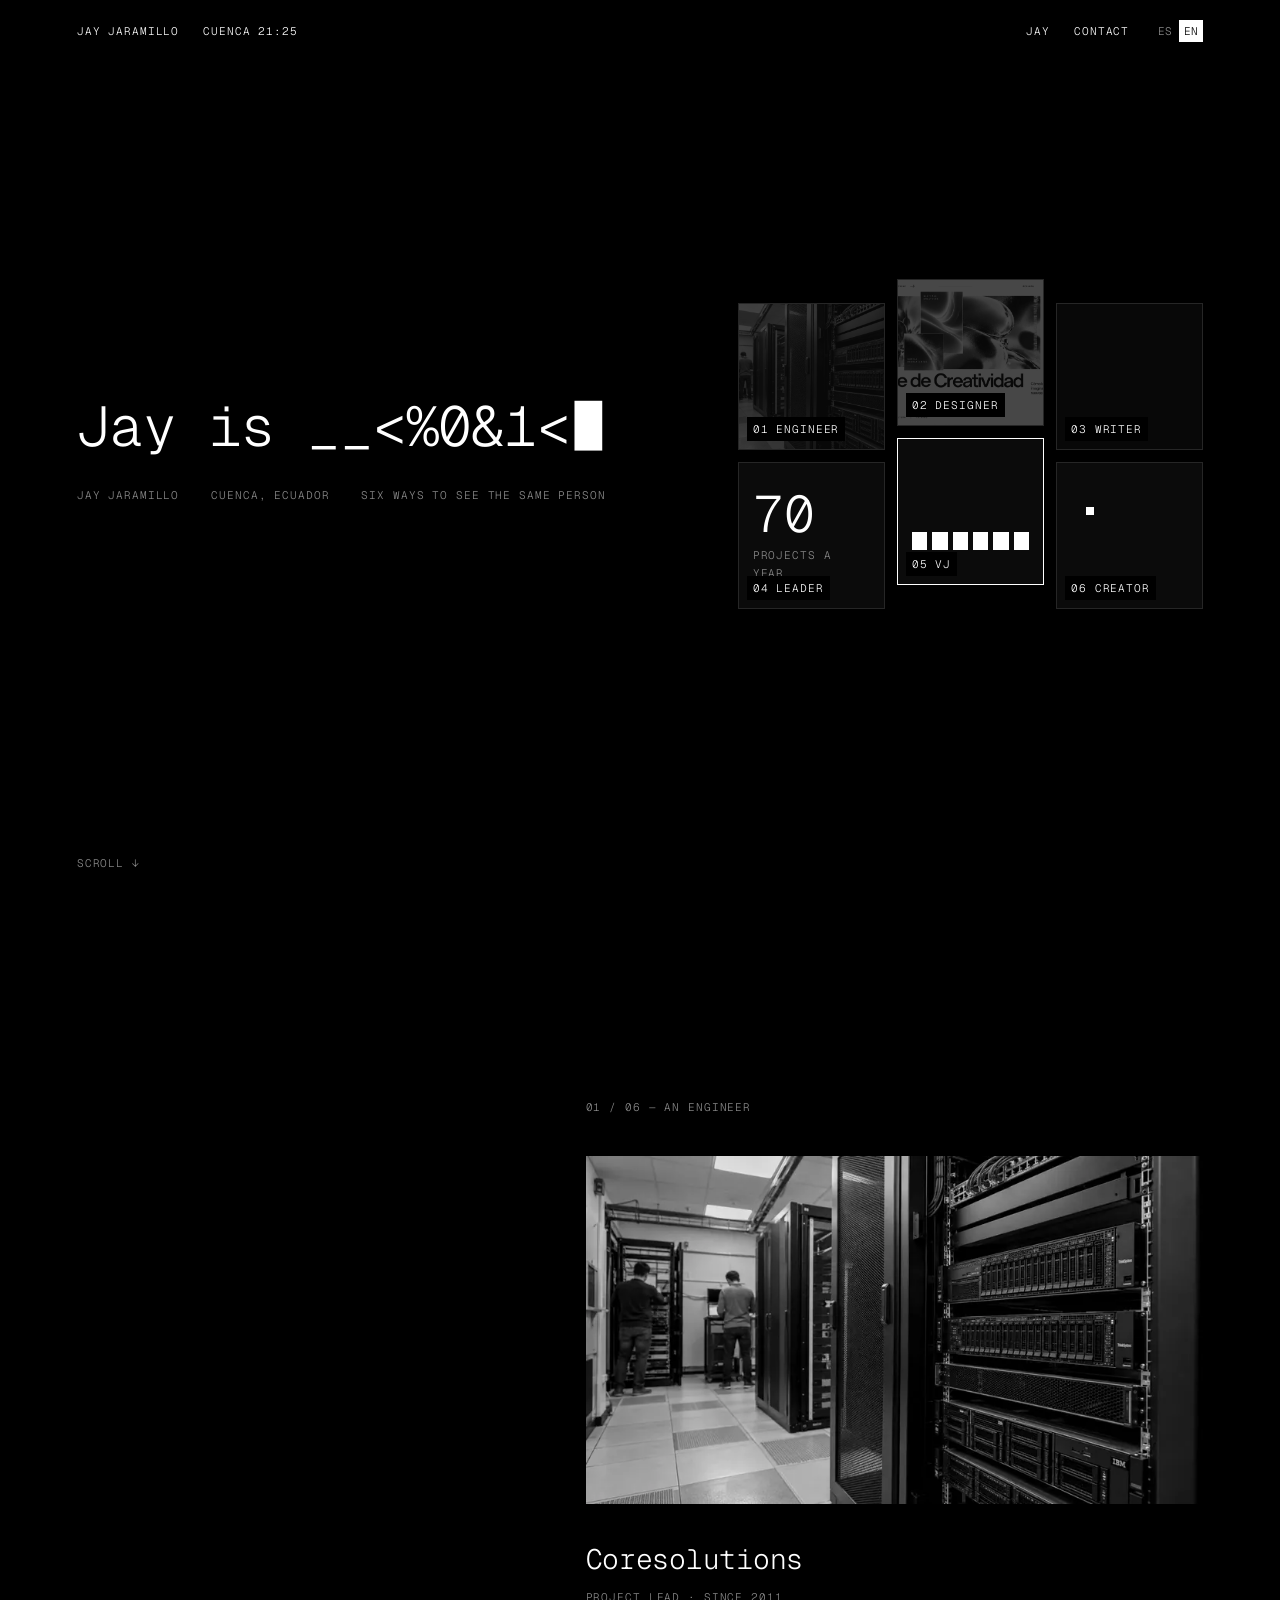
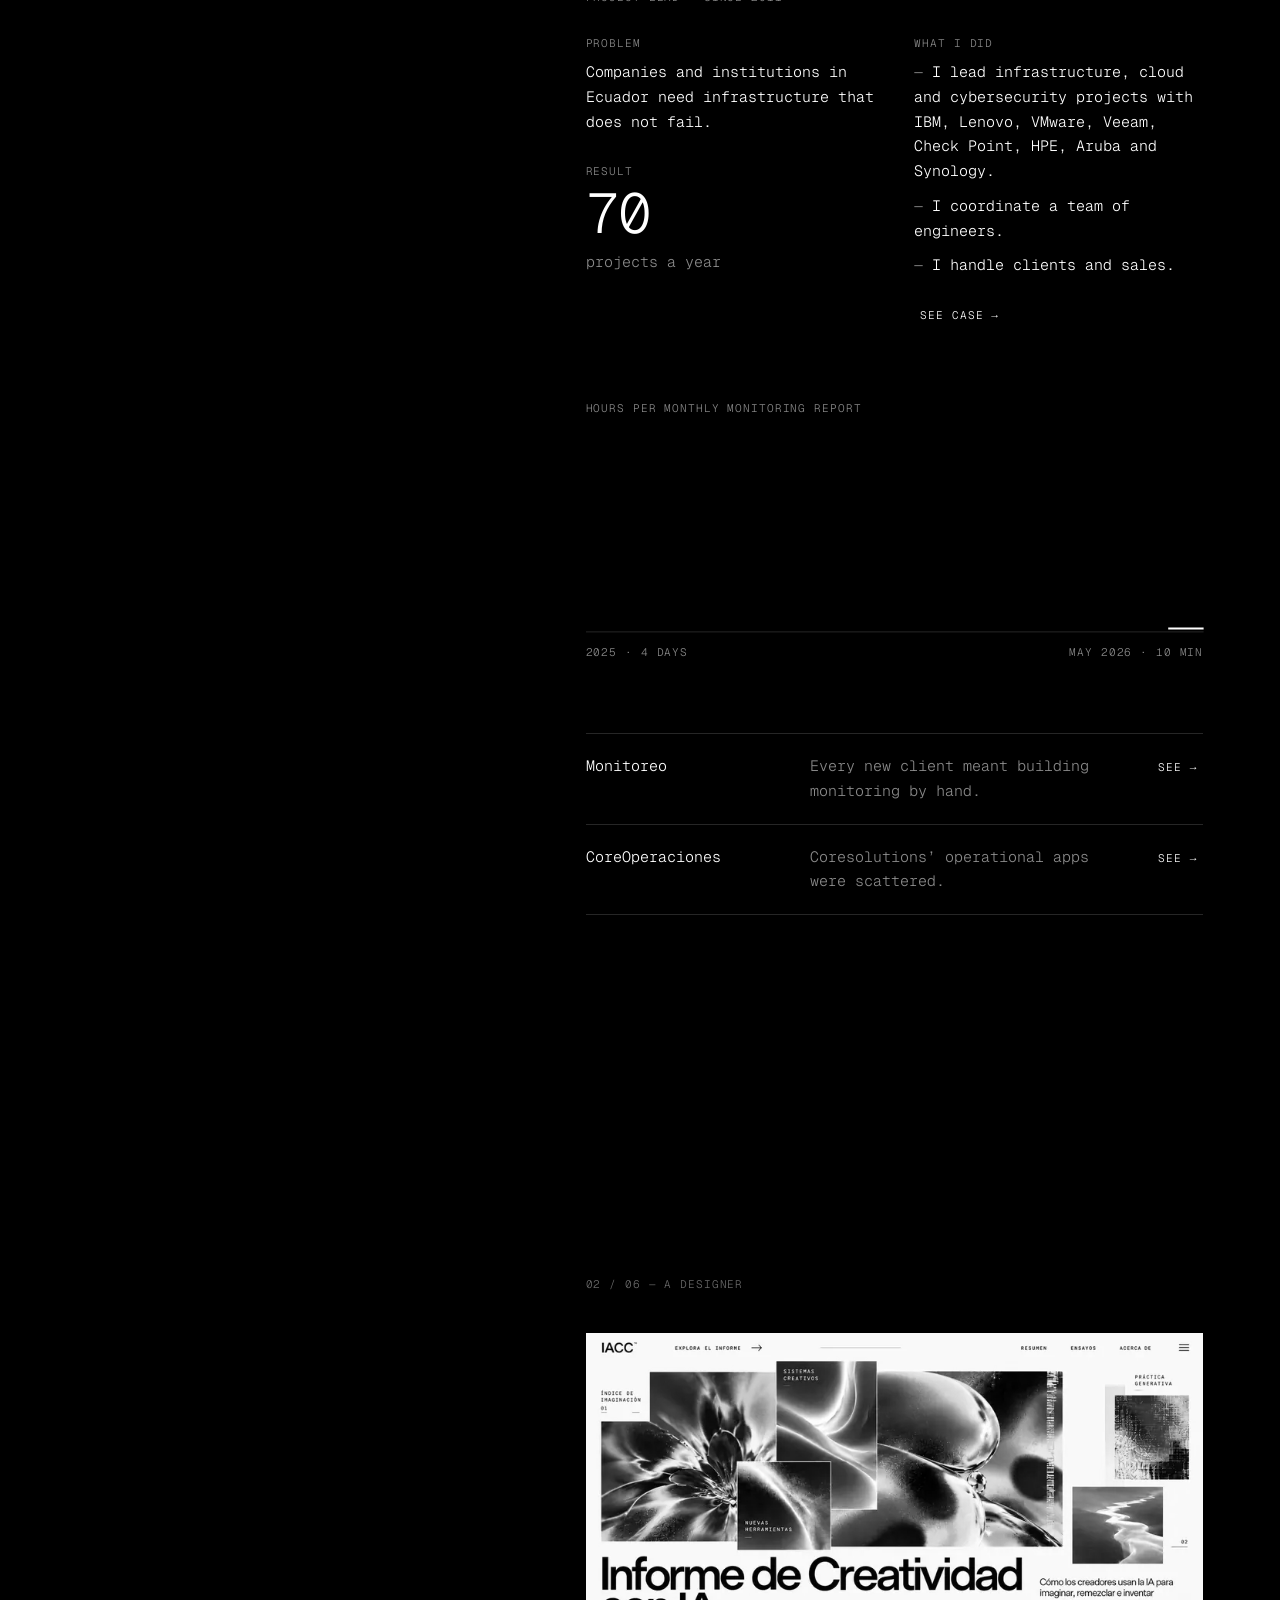
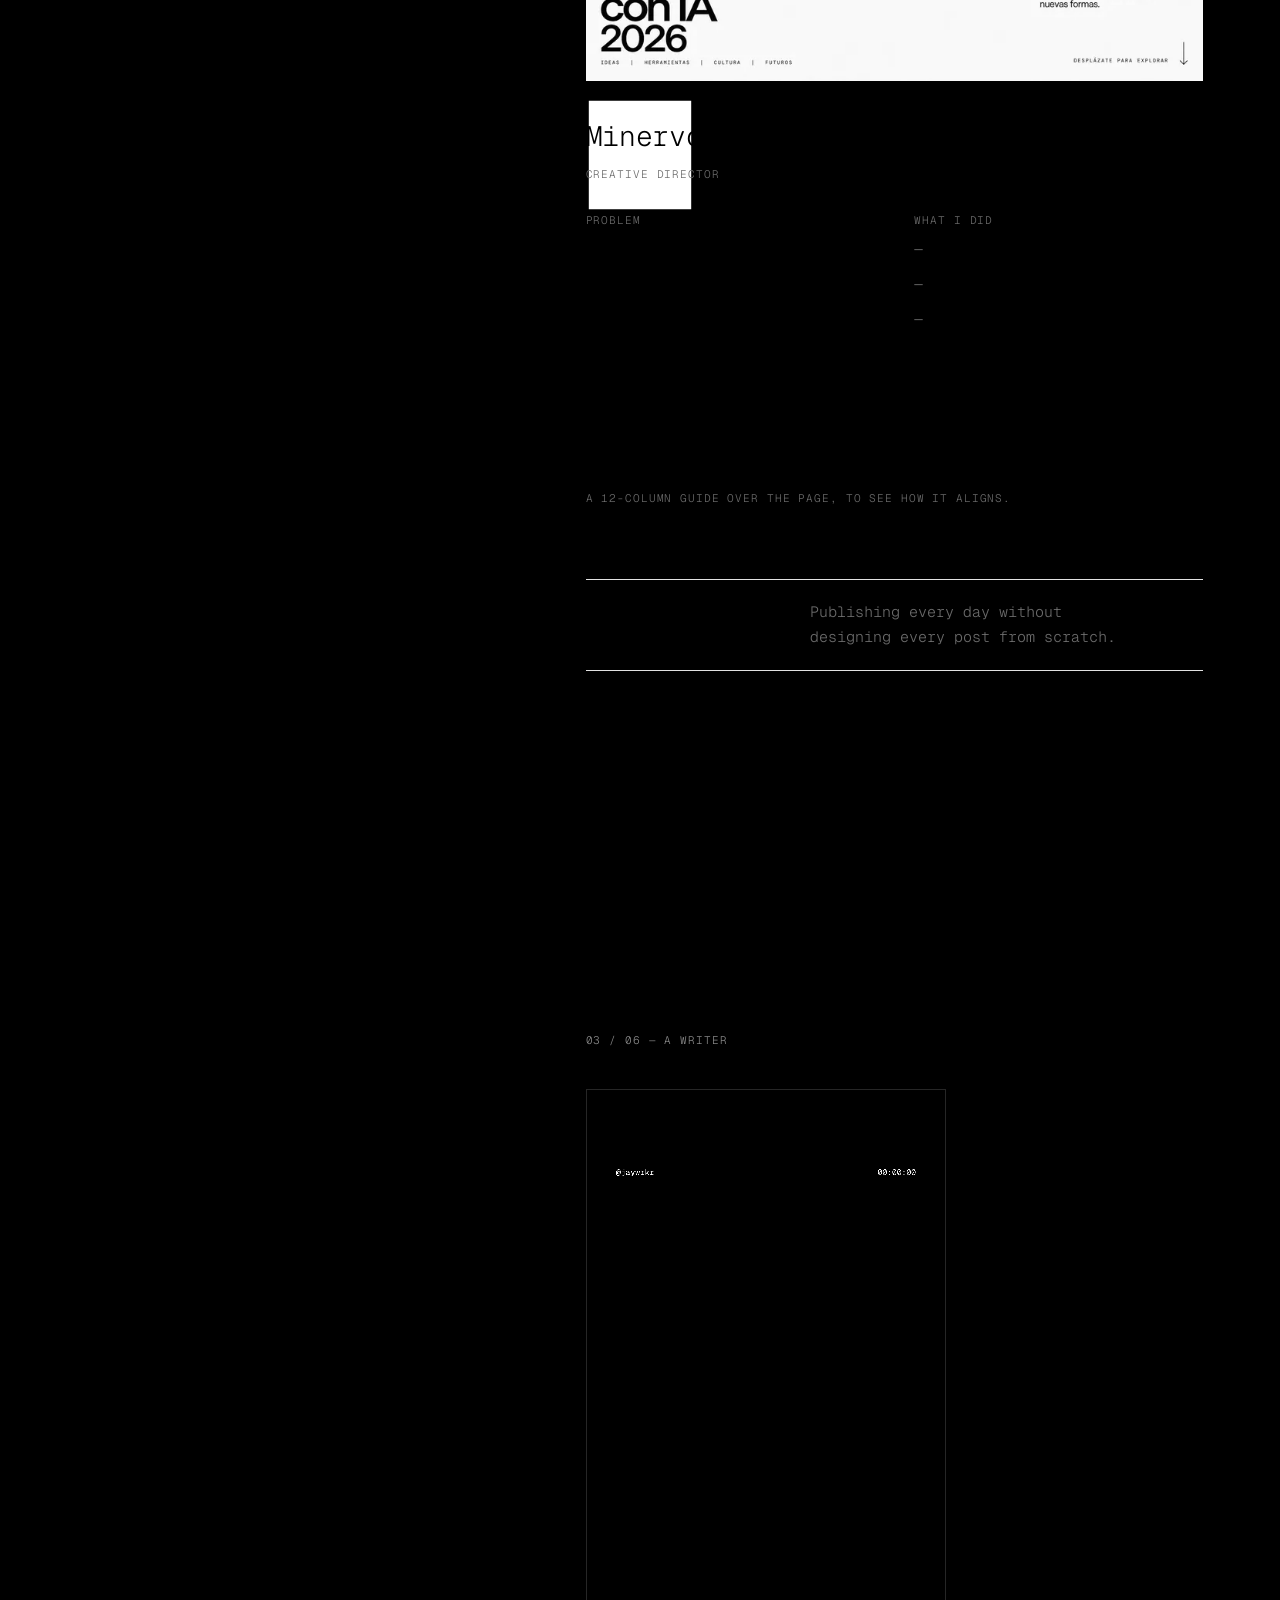
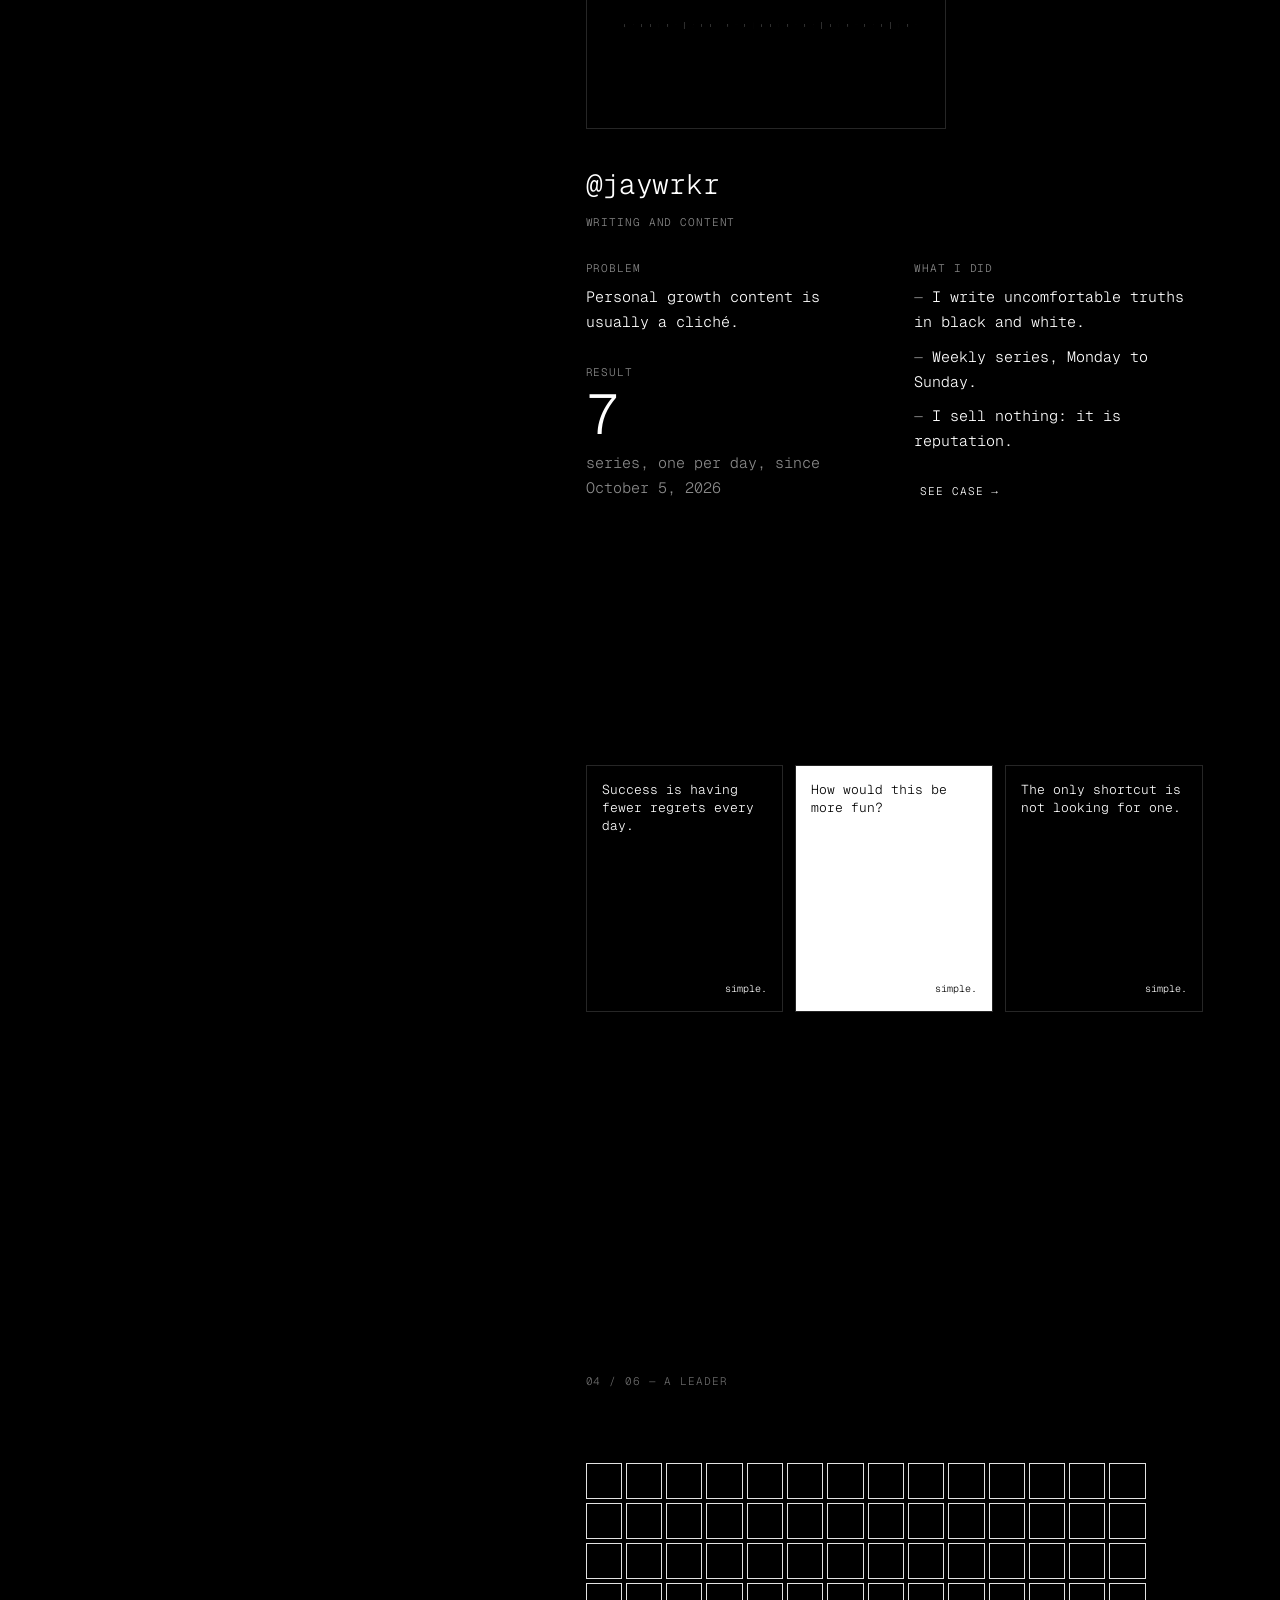
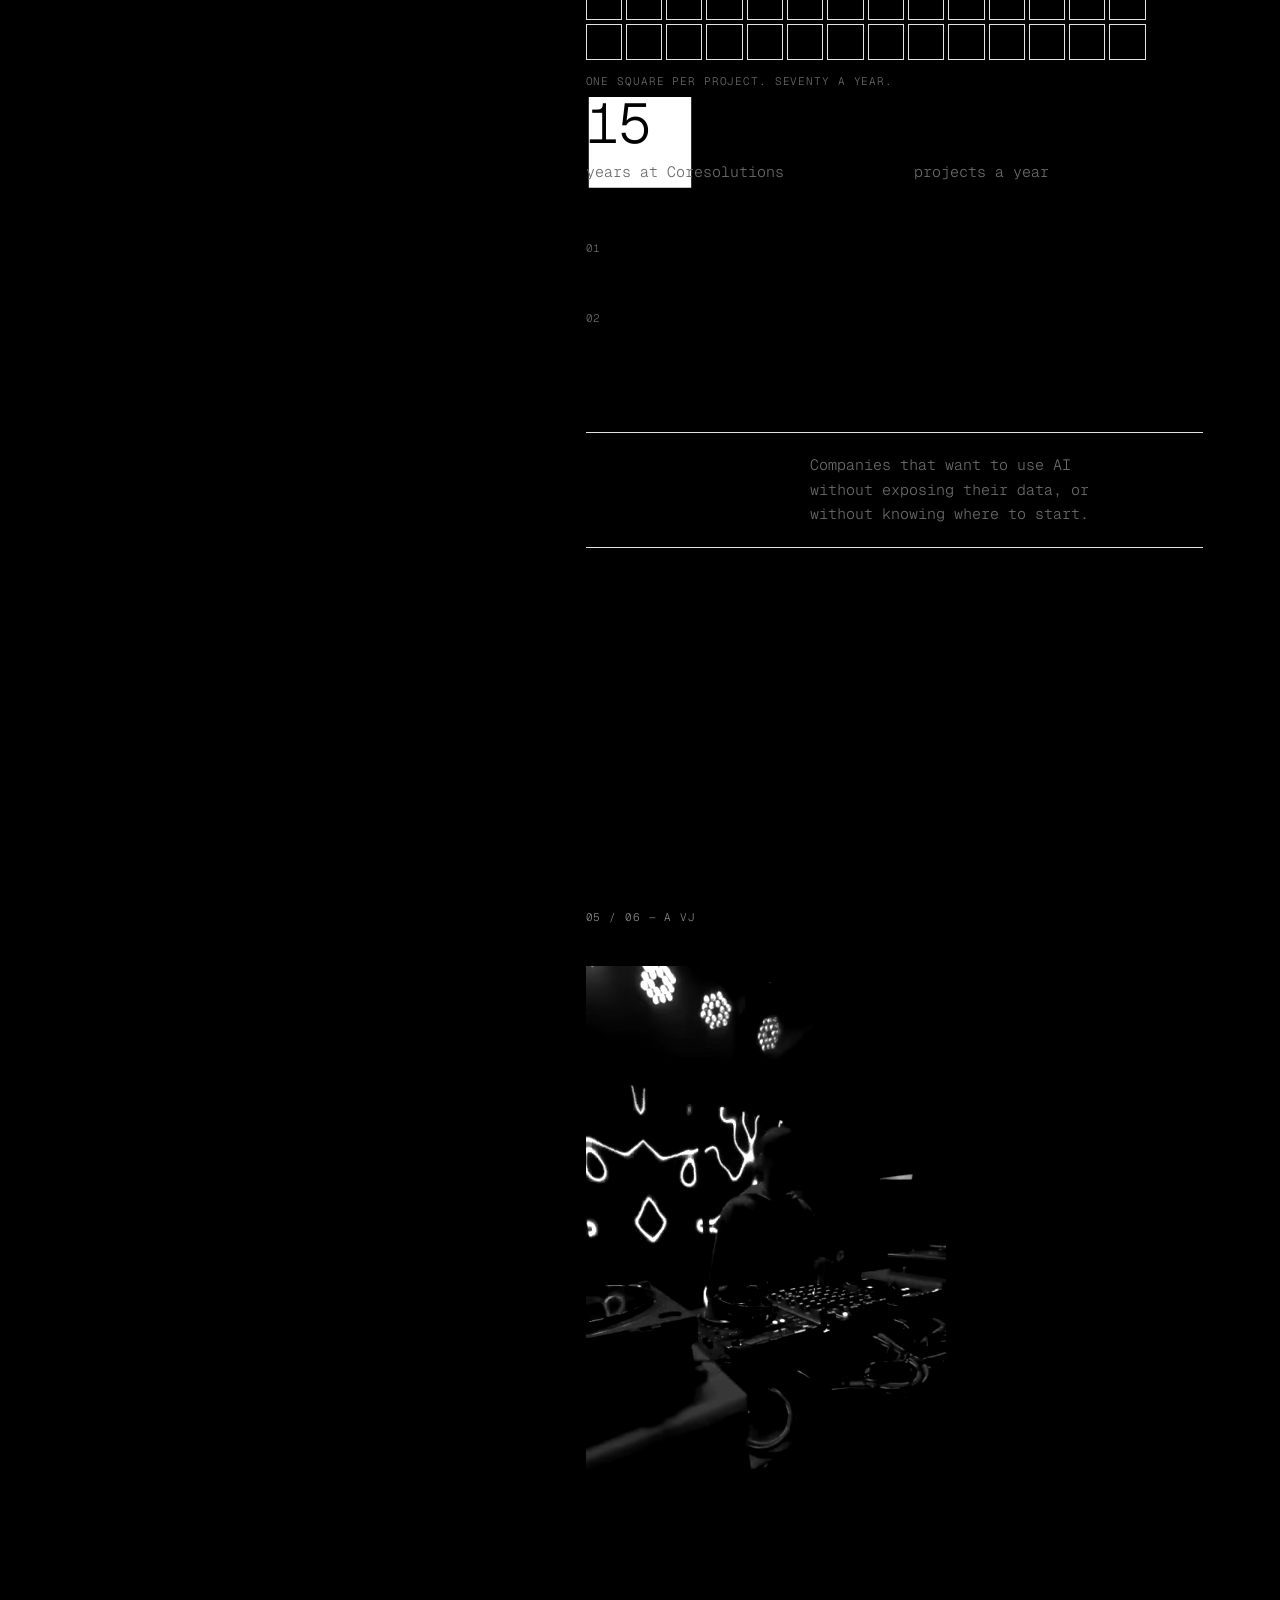
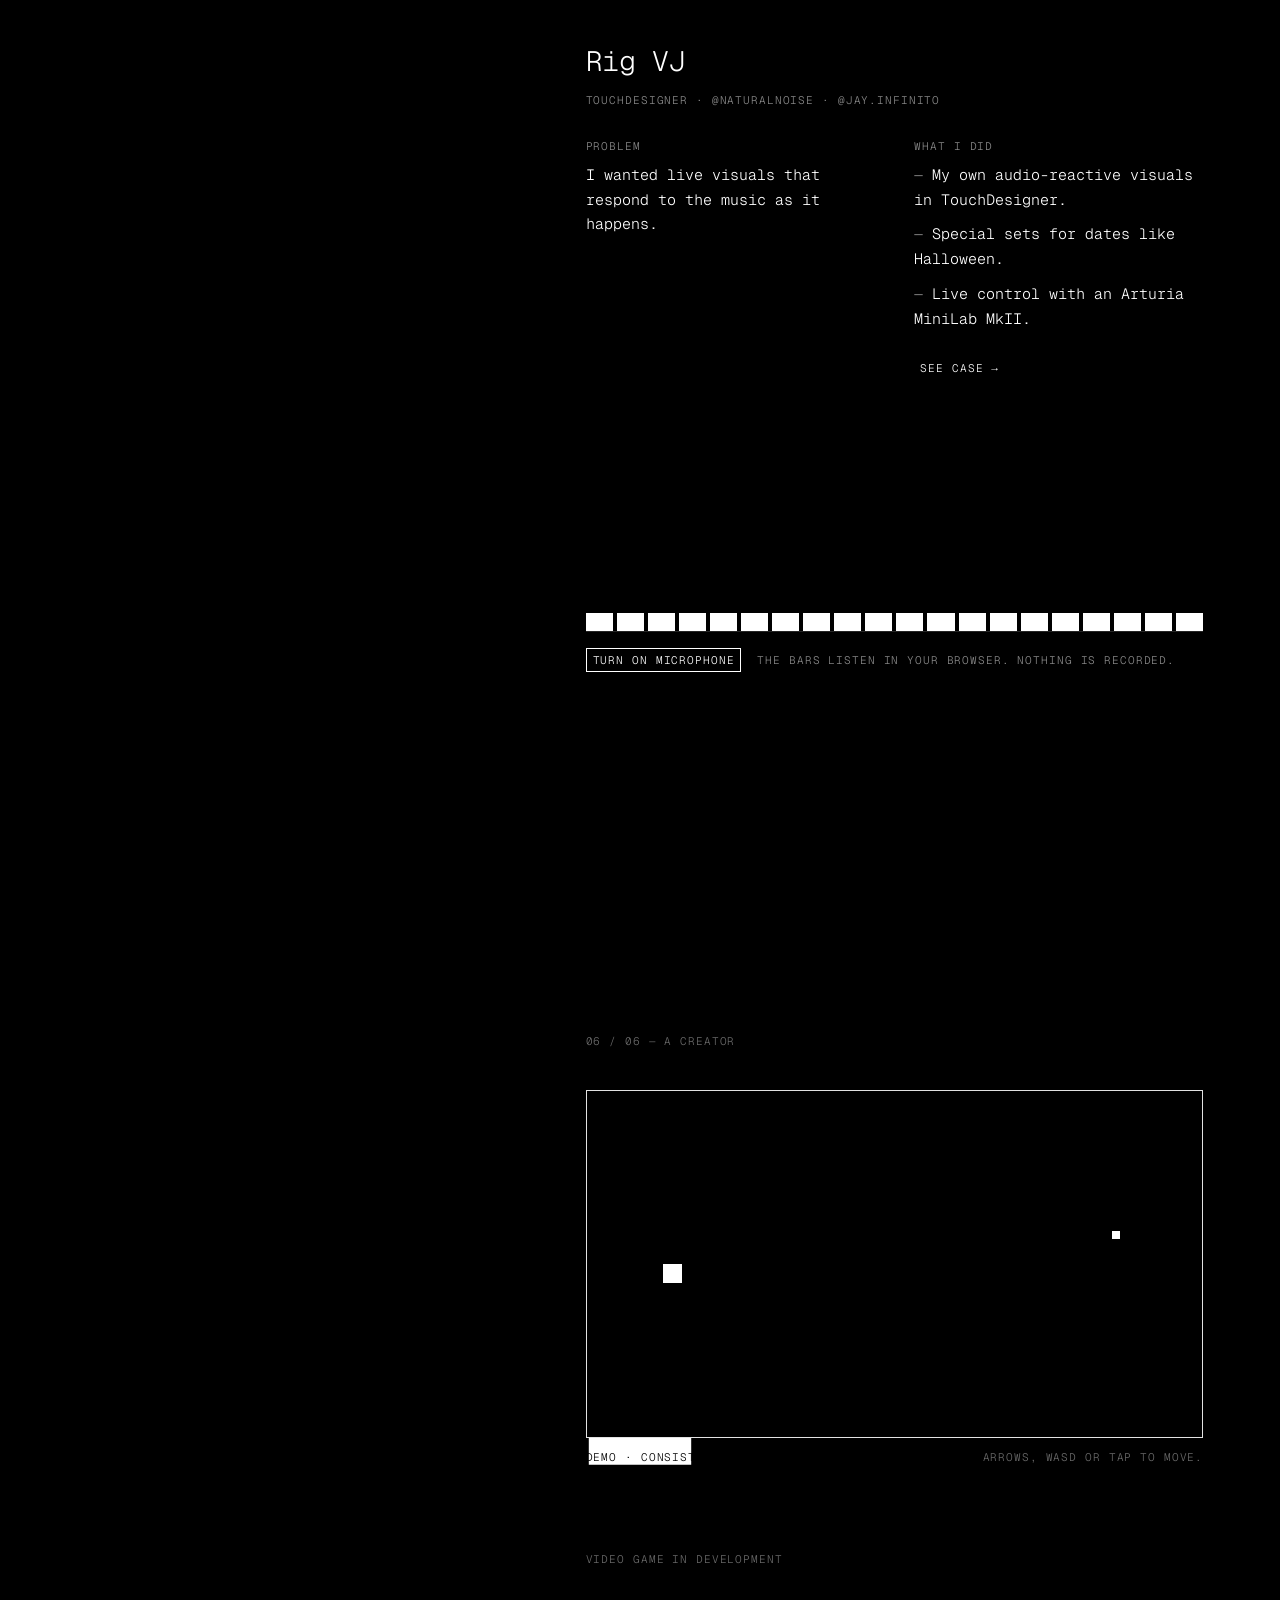
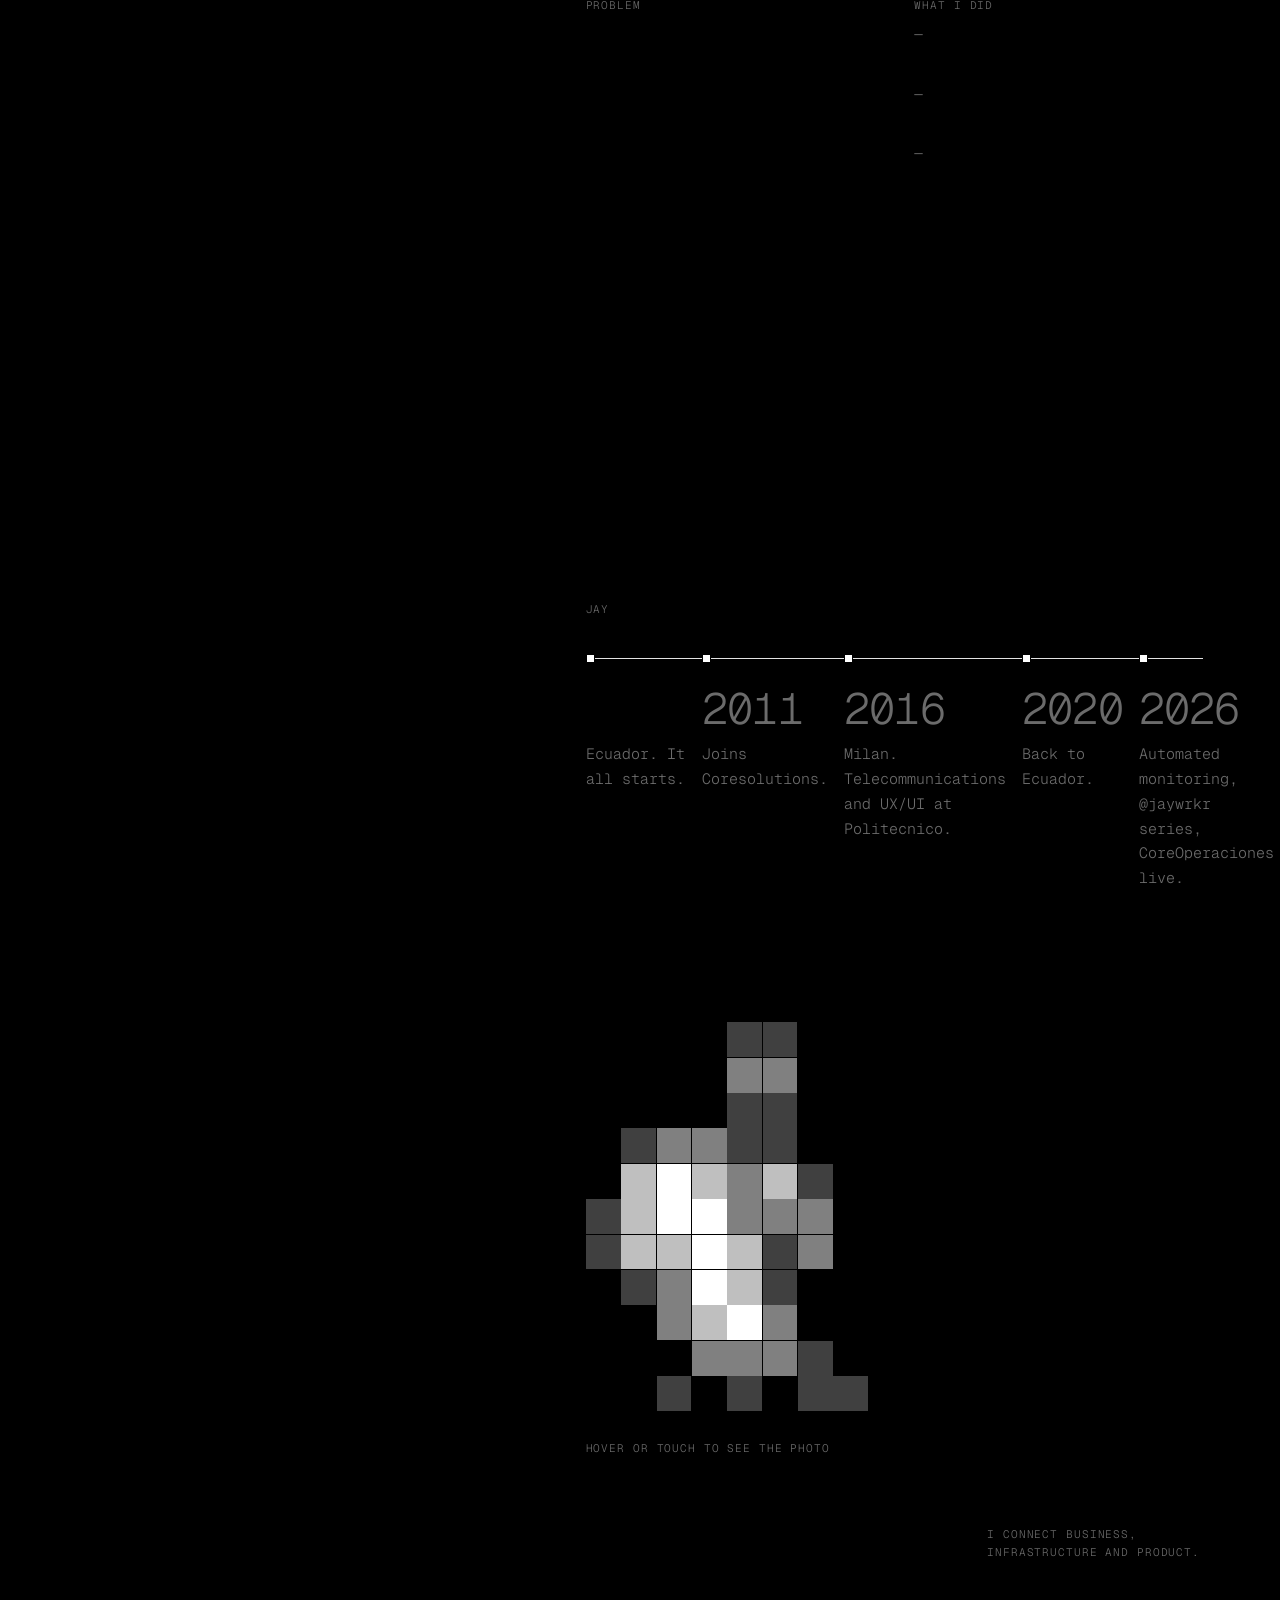
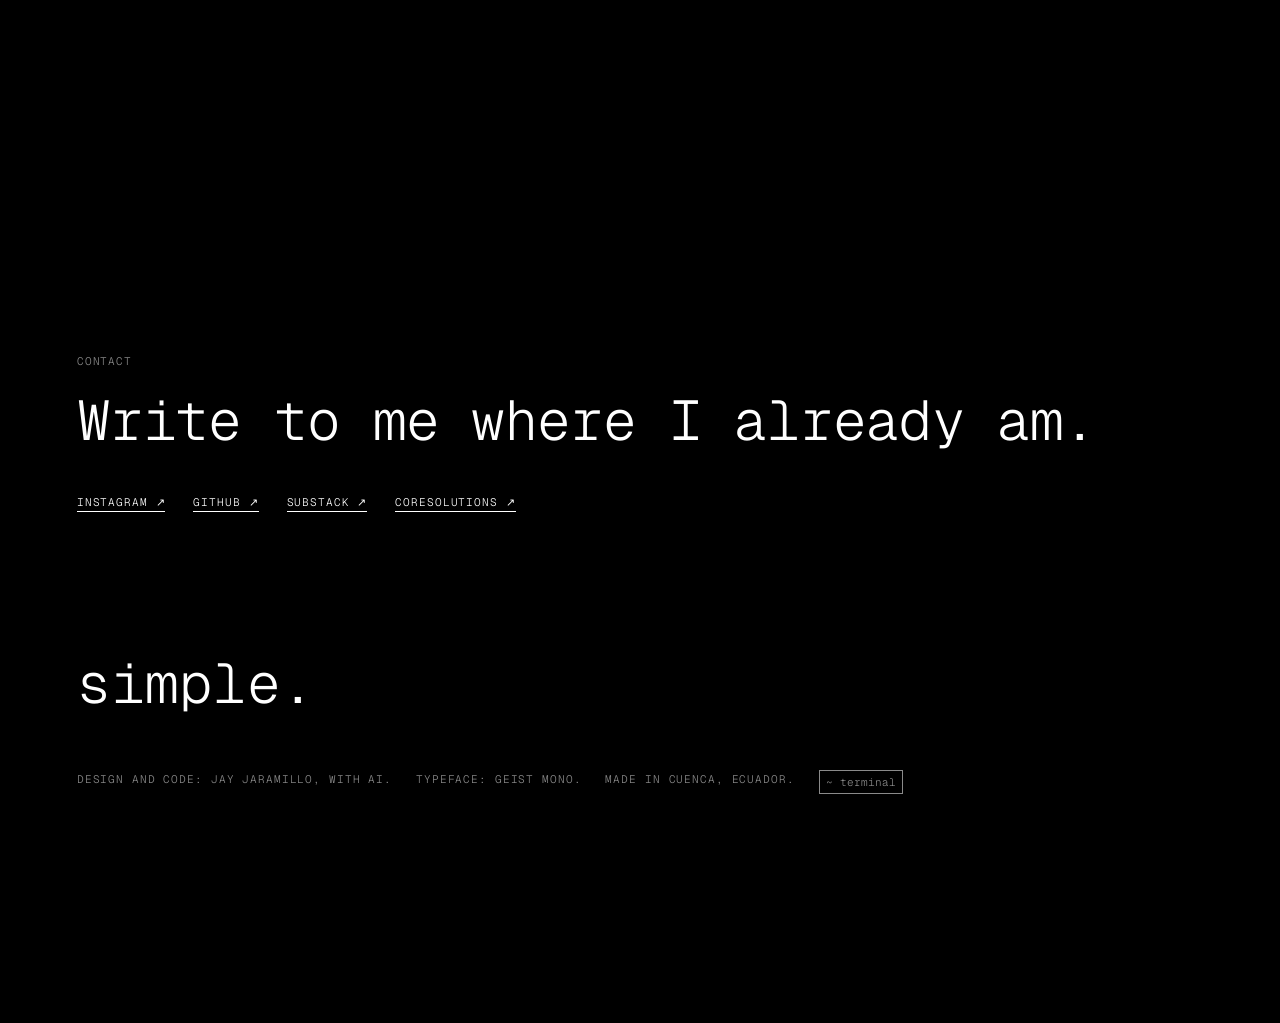
<file: index.html>
<!doctype html>
<html lang="es">
<head>
<meta charset="utf-8">
<meta name="viewport" content="width=device-width,initial-scale=1,viewport-fit=cover">
<title>Jay es ___ — Jay Jaramillo</title>
<meta name="description" content="Jay Jaramillo (jaywrkr). Ingeniero, diseñador, escritor, líder, VJ y creador. Cuenca, Ecuador.">
<meta name="theme-color" content="#000000">
<meta property="og:title" content="Jay es ___ — Jay Jaramillo">
<meta property="og:description" content="Ingeniero, diseñador, escritor, líder, VJ y creador. Cuenca, Ecuador.">
<meta property="og:type" content="website">
<meta property="og:image" content="og.png">
<meta property="og:image:width" content="1200">
<meta property="og:image:height" content="630">
<meta name="twitter:card" content="summary_large_image">
<link rel="apple-touch-icon" href="apple-touch-icon.png">
<link rel="icon" href="data:image/svg+xml,%3Csvg xmlns='http://www.w3.org/2000/svg' viewBox='0 0 16 16'%3E%3Crect width='16' height='16' fill='%23000'/%3E%3Crect x='5' y='5' width='6' height='6' fill='%23fff'/%3E%3C/svg%3E">
<link rel="preload" href="fonts/geist-mono-latin-300-normal.woff2" as="font" type="font/woff2" crossorigin>
<style>
@font-face{font-family:'Geist Mono';font-style:normal;font-weight:300;font-display:swap;src:url(fonts/geist-mono-latin-300-normal.woff2) format('woff2')}
@font-face{font-family:'Geist Mono';font-style:normal;font-weight:400;font-display:swap;src:url(fonts/geist-mono-latin-400-normal.woff2) format('woff2')}
:root{--bg:#000;--fg:#fff;--mute:#8a8a8a;--line:#262626;--pad:clamp(16px,6vw,112px);--rail:min(36vw,520px);--t:clamp(104px,11.5vw,188px)}
*{box-sizing:border-box;margin:0;padding:0}
html{-webkit-text-size-adjust:100%}
body{background:#000;color:#fff;font:300 15px/1.65 'Geist Mono',ui-monospace,SFMono-Regular,Menlo,monospace;overflow-x:hidden}
a{color:inherit;text-decoration:none;border-bottom:1px solid currentColor}
a:hover,a:focus-visible{background:var(--fg);color:var(--bg);border-bottom-color:transparent}
button{font:inherit;color:inherit;background:none;border:0;cursor:pointer}
:focus-visible{outline:1px solid currentColor;outline-offset:4px}
::selection{background:#fff;color:#000}
.small{font-size:11px;letter-spacing:.08em;text-transform:uppercase}
.mute{color:var(--mute)}
.sr{position:absolute;width:1px;height:1px;overflow:hidden;clip:rect(0 0 0 0);white-space:nowrap}
.skip{position:fixed;left:16px;top:-48px;z-index:100;background:#fff;color:#000;padding:8px 12px;border:0}
.skip:focus{top:16px}

/* barra y progreso */
.bar{position:fixed;left:0;right:0;top:0;z-index:50;display:flex;justify-content:space-between;align-items:center;gap:16px;padding:20px var(--pad);mix-blend-mode:difference;color:#fff;--fg:#fff;--bg:#000}
.bar a{border:0;padding:2px 0}
.bar a:hover{background:none;color:#fff;text-decoration:underline;text-underline-offset:4px}
.bar-l,.bar-r{display:flex;gap:24px;align-items:center}
#clock{font-variant-numeric:tabular-nums}
.lang{display:flex;gap:2px}
.lang button{padding:2px 5px;opacity:.55}
.lang button[aria-pressed=true]{opacity:1;background:#fff;color:#000}
.prog{position:fixed;left:0;top:0;height:2px;width:100%;background:#fff;transform-origin:left;transform:scaleX(0);z-index:60;mix-blend-mode:difference;pointer-events:none}


/* portada */
.hero{height:100svh;min-height:620px;display:flex;flex-direction:column;justify-content:center;padding:0 var(--pad);position:relative}
h1,.word{font-weight:300;font-size:clamp(34px,5.2vw,56px);line-height:1.12;letter-spacing:-.02em}
.hw{display:inline-block;min-width:4.5ch;border-bottom:1px solid #fff;white-space:nowrap;vertical-align:baseline;line-height:1}
.hw:empty::before{content:"\00a0"}
.hw.on{border-bottom-color:transparent}
.caret{display:inline-block;width:.5em;height:.9em;background:#fff;vertical-align:-.1em;margin-left:.08em;animation:blink 1s steps(1) infinite}
@keyframes blink{50%{opacity:0}}
.hero .sub{margin-top:28px;display:flex;gap:32px;flex-wrap:wrap}
.hero .down{position:absolute;left:var(--pad);bottom:28px}
.tiles{position:absolute;right:var(--pad);top:50%;margin-top:calc(var(--t)*-1);display:grid;grid-template-columns:repeat(3,var(--t));grid-auto-rows:var(--t);gap:12px}
.tile{position:relative;display:block;width:100%;height:100%;overflow:hidden;background:#0b0b0b;border:1px solid #262626;text-align:left;transition:opacity .3s steps(3)}
.tile:nth-child(2),.tile:nth-child(5){transform:translateY(-24px)}
.tile picture{display:block;width:100%;height:100%}
.tile img,.tile video{width:100%;height:100%;object-fit:cover;display:block;filter:grayscale(1)}
.tile .lab{position:absolute;left:8px;bottom:8px;background:#000;color:#fff;padding:3px 6px;z-index:2}
.tile>*{transition:opacity .3s steps(3)}
.tiles.hov .tile:not(.act)>*:not(.lab):not(.small):not(b){opacity:.25}
.tiles.hov .tile.act{border-color:#fff}
.tile.num{display:flex;flex-direction:column;justify-content:center;padding:14px}
.tile.num b{font-weight:300;font-size:clamp(34px,4vw,56px);line-height:1}
.tile.vj{display:flex;align-items:flex-end;gap:5px;padding:18px 14px 34px}
.tile.vj i{flex:1;background:#fff;height:20%;animation:bar 1.2s steps(6) infinite alternate}
.tile.vj i:nth-child(2){animation-delay:-.3s}.tile.vj i:nth-child(3){animation-delay:-.7s}.tile.vj i:nth-child(4){animation-delay:-.2s}.tile.vj i:nth-child(5){animation-delay:-.9s}.tile.vj i:nth-child(6){animation-delay:-.5s}
@keyframes bar{to{height:85%}}
.tile.dot::before{content:"";position:absolute;width:8px;height:8px;background:#fff;left:20%;top:30%;animation:walk 6s steps(24) infinite}
@keyframes walk{25%{left:70%;top:30%}50%{left:70%;top:60%}75%{left:20%;top:60%}}
.pix{position:fixed;left:0;top:0;width:10px;height:10px;background:#fff;mix-blend-mode:difference;pointer-events:none;z-index:66;opacity:0}
.pix.solid{mix-blend-mode:normal}
.pix.blink{animation:blink 1s steps(1) infinite}
.has-pix .caret{opacity:0;animation:none}
.fly{position:fixed;z-index:65;pointer-events:none;overflow:hidden;outline:1px solid #fff}
.fly img,.fly video{width:100%;height:100%;object-fit:cover;display:block}

/* el riel */
.rail{position:fixed;left:var(--pad);top:50%;transform:translateY(-50%);width:var(--rail);z-index:20;pointer-events:none;mix-blend-mode:difference;color:#fff;opacity:0;visibility:hidden}
.rail .n{display:block;margin-bottom:18px}
.rail .word{font-size:clamp(28px,3.4vw,48px)}
.rail .line{margin-top:20px;max-width:30ch;font-size:15px;opacity:.8;min-height:3.3em}
.rail .ticks{display:flex;gap:4px;margin-top:28px;pointer-events:auto}
.rail .ticks button{width:26px;height:18px;position:relative}
.rail .ticks button::after{content:"";position:absolute;left:4px;right:4px;top:8px;height:2px;background:#fff;opacity:.25}
.rail .ticks button:hover::after{opacity:.6}
.rail .ticks button.on::after{opacity:1}

/* capítulos */
.ch{position:relative;min-height:100vh;padding:22vh var(--pad) 18vh calc(var(--pad) + var(--rail) + 48px)}
.ch[data-theme=dark]{--bg:#000;--fg:#fff;--mute:#8a8a8a;--line:#262626;color:#fff}
.ch[data-theme=light]{--bg:#fff;--fg:#000;--mute:#6b6b6b;--line:#e2e2e2;color:#000}
.ch .bg{position:absolute;inset:0;z-index:0;background:var(--bg);clip-path:inset(46% 46% 46% 46%)}
.ch>*:not(.bg){position:relative;z-index:1}
.ch .tag{margin-bottom:40px}
.feat .ph{aspect-ratio:16/10}
.feat h2{font-weight:300;font-size:28px;margin:32px 0 6px;letter-spacing:-.01em}
.feat .role{margin-bottom:24px}
.cols{display:grid;grid-template-columns:1fr 1fr;gap:40px;margin-top:28px}
.cols p,.cols li{max-width:46ch}
.cols ul{list-style:none;display:grid;gap:10px}
.cols li::before{content:"— ";color:var(--mute)}
.big{font-size:56px;line-height:1;font-weight:300;letter-spacing:-.02em;margin:6px 0 8px;font-variant-numeric:tabular-nums}
.more{margin-top:72px;border-top:1px solid var(--line)}
.more button{display:grid;grid-template-columns:200px 1fr auto;gap:24px;width:100%;text-align:left;padding:20px 0;border-bottom:1px solid var(--line);align-items:baseline}
.more button:hover .go,.more button:focus-visible .go,.open.small:hover,.open.small:focus-visible{background:var(--fg);color:var(--bg)}
.go,.open.small{padding:2px 6px}
.posts{display:grid;grid-template-columns:repeat(3,1fr);gap:12px;margin-top:56px}
.post{aspect-ratio:4/5;background:#000;color:#fff;display:flex;flex-direction:column;justify-content:space-between;padding:16px;font-size:13px;line-height:1.4;outline:1px solid #262626;outline-offset:-1px}
.post:nth-child(even){background:#fff;color:#000}
.post .s{font-size:10px;align-self:flex-end}
.prin{display:grid;gap:22px;margin-top:56px}
.prin p{font-size:22px;line-height:1.35}
.prin span{display:block;margin-bottom:4px}

/* medios y marcadores */
.ph{position:relative;width:100%;border:1px solid var(--line);background-image:linear-gradient(90deg,var(--line) 1px,transparent 1px),linear-gradient(var(--line) 1px,transparent 1px);background-size:24px 24px;overflow:hidden}
.ph::after{content:"";position:absolute;top:0;bottom:0;left:0;width:30%;background:linear-gradient(90deg,transparent,rgba(128,128,128,.14),transparent);animation:scan 2.6s steps(26) infinite}
@keyframes scan{from{transform:translateX(-100%)}to{transform:translateX(340%)}}
.ph span{position:absolute;left:14px;bottom:12px;background:var(--bg);padding:6px 8px;max-width:calc(100% - 28px)}
.ph.v{aspect-ratio:16/9}
.ph.img{border:0;background:#111}.ph.img::after{display:none}
.ph img,.ph video{display:block;width:100%;height:100%;object-fit:cover}
.feat .ph.img:not(.vid){aspect-ratio:16/9}
.ph.col img{filter:grayscale(1);transition:filter .6s steps(6)}
.ph.col:hover img{filter:none}
.ph.col video{filter:grayscale(1) brightness(1.35) contrast(1.35);transition:filter .6s steps(6)}
.ph.col:hover video,.ph.col:focus-within video{filter:none}
.feat .ph.vid,.case .imgs>.ph.vid{aspect-ratio:9/16;width:min(360px,100%);background:#000;outline:1px solid var(--line);outline-offset:-1px}

/* Jay */
.jay .grid{display:grid;grid-template-columns:minmax(0,360px) 1fr;gap:48px;align-items:start}
.photo canvas{display:block;width:100%;height:auto;aspect-ratio:4/5;background:#000;image-rendering:pixelated;touch-action:pan-y;cursor:crosshair}
.photo canvas img{width:100%;height:auto}
.photo figcaption{margin-top:10px}
.jay .ph{aspect-ratio:4/5}
.bio{font-size:20px;line-height:1.5;max-width:44ch}
.time{list-style:none;display:grid;grid-template-columns:repeat(5,1fr);margin:24px 0 96px;border-top:1px solid var(--line)}
.time li{padding:28px 16px 0 0;position:relative}
.time .dot{position:absolute;left:0;top:-5px;width:9px;height:9px;border:1px solid var(--fg);background:var(--bg)}
.time li.on .dot{background:var(--fg)}
.time b{display:block;font-weight:300;font-size:clamp(28px,3.4vw,48px);line-height:1;margin-bottom:12px;letter-spacing:-.02em}
.time li:not(.on):not(.cur) b{color:var(--mute)}

/* cierre */
.end{min-height:100vh;display:flex;flex-direction:column;justify-content:center;padding:0 var(--pad);background:#000;position:relative;z-index:2;--fg:#fff;--bg:#000}
.end .links{display:flex;gap:28px;flex-wrap:wrap;margin-top:40px}
.end .simple{margin-top:14vh;font-size:56px;font-weight:300}
.end .credits{margin-top:40px;display:flex;gap:24px;flex-wrap:wrap}

/* caso abierto */
.case{position:fixed;inset:0;z-index:70;background:#fff;color:#000;overflow:auto;overscroll-behavior:contain;clip-path:inset(50% 50% 50% 50%);visibility:hidden;--bg:#fff;--fg:#000;--mute:#6b6b6b;--line:#e2e2e2}
.case .in{padding:96px var(--pad) 120px;max-width:1280px}
.case .x{position:fixed;right:var(--pad);top:20px;padding:4px 8px;border:1px solid #000;background:#fff;z-index:2}
.case .x:hover{background:#000;color:#fff}
.case h2{font-weight:300;font-size:clamp(34px,5.2vw,56px);letter-spacing:-.02em;line-height:1.1;margin:16px 0 40px}
.case .imgs{display:grid;gap:16px;margin-top:64px}
.case .imgs>.ph{aspect-ratio:16/9}
.case .imgs .row{display:grid;grid-template-columns:1fr 1fr;gap:16px}
.case .imgs .row .ph{aspect-ratio:4/3}
.case .steps{display:grid;gap:40px;max-width:820px}
.case .cs>p:first-child{margin-bottom:10px}
.case .cs ul{list-style:none;display:grid;gap:10px}
.case .cs li::before{content:"— ";color:var(--mute)}
.case .cs .word{font-size:clamp(22px,2.6vw,32px);line-height:1.25;max-width:26ch}
.case .nextp{margin-top:72px;width:100%;text-align:left;border-top:1px solid #000;padding-top:20px}

/* portadas tipográficas */
.cov{position:relative;width:100%;aspect-ratio:16/9;border:1px solid var(--line);background:var(--bg);display:flex;flex-direction:column;justify-content:space-between;padding:clamp(14px,2vw,24px);overflow:hidden}
.cov .cv{font-size:clamp(34px,5.2vw,56px);line-height:1;letter-spacing:-.02em;font-variant-numeric:tabular-nums}
.cov.vjg{display:grid;grid-template-columns:repeat(5,1fr);grid-template-rows:repeat(4,1fr);gap:6px}
.cov.vjg i{background:var(--line);animation:flash 2.4s steps(1) infinite}
.cov.vjg i:nth-child(3n){animation-delay:-.6s}.cov.vjg i:nth-child(4n+1){animation-delay:-1.3s}.cov.vjg i:nth-child(7n+2){animation-delay:-1.9s}.cov.vjg i:nth-child(5n+3){animation-delay:-.9s}
@keyframes flash{0%,100%{background:var(--line)}6%{background:var(--fg)}12%{background:var(--line)}}
.cov.vjg .cap{position:absolute;left:clamp(14px,2vw,24px);bottom:clamp(14px,2vw,24px);background:var(--bg);padding:4px 8px}
.jay .cov{aspect-ratio:4/5;padding:10px}
.jay .cov .cv{font-size:34px}
.jay .cov .small{font-size:9px}
.btn{padding:2px 6px;border:1px solid currentColor}
.btn:hover,.btn:focus-visible,.btn[aria-pressed=true]{background:var(--fg);color:var(--bg)}

/* momentos por capítulo */
.mo{margin-top:72px}
.graph svg{display:block;width:100%;height:clamp(120px,16vw,200px);margin-top:16px;overflow:visible}
.graph .ax{stroke:var(--line);stroke-width:1;fill:none;vector-effect:non-scaling-stroke}
.graph .ln{stroke:var(--fg);stroke-width:2;fill:none;vector-effect:non-scaling-stroke;stroke-dasharray:1;stroke-dashoffset:1}
.graph .lbl{display:flex;justify-content:space-between;gap:16px;margin-top:10px}
.typer{min-height:2.4em;max-width:16ch}
.sq70{display:grid;grid-template-columns:repeat(14,1fr);gap:4px;max-width:560px}
.sq70 i{aspect-ratio:1;border:1px solid var(--line)}
.sq70 i.on{background:var(--fg);border-color:var(--fg)}
.eq .bars{display:flex;align-items:flex-end;gap:4px;height:180px;border-bottom:1px solid var(--line)}
.eq .bars i{flex:1;background:var(--fg);height:10%;animation:bar 1.4s steps(6) infinite alternate}
.eq .bars i:nth-child(3n){animation-delay:-.4s}.eq .bars i:nth-child(4n+1){animation-delay:-.9s}.eq .bars i:nth-child(5n+2){animation-delay:-1.2s}.eq .bars i:nth-child(2n){animation-duration:1.1s}
.eq.live .bars i{animation:none}
.wd canvas{display:block;width:100%;aspect-ratio:16/9;background:#000;outline:1px solid var(--line);outline-offset:-1px;image-rendering:pixelated;touch-action:manipulation}
.wd .sc{display:flex;justify-content:space-between;gap:16px;flex-wrap:wrap;margin-top:10px}
.wd b{font-weight:400}
.wd .unl{margin-top:16px;padding:12px 14px;border:1px solid var(--fg)}
.grid-ov{position:fixed;inset:0;z-index:85;pointer-events:none;display:none;padding:0 var(--pad);gap:24px;mix-blend-mode:difference}
.grid-ov.on{display:grid;grid-template-columns:repeat(12,1fr)}
.grid-ov i{background:rgba(255,255,255,.07);border-left:1px solid rgba(255,255,255,.35);border-right:1px solid rgba(255,255,255,.35)}

/* terminal */
.term{position:fixed;right:var(--pad);bottom:24px;z-index:80;width:min(600px,calc(100vw - 32px));height:min(380px,60vh);background:#000;color:#fff;border:1px solid #fff;display:flex;flex-direction:column;font-size:13px;--fg:#fff;--bg:#000;--mute:#8a8a8a}
.term[hidden]{display:none}
.term .out{flex:1;overflow:auto;padding:16px;white-space:pre-wrap;overscroll-behavior:contain}
.term .mute{color:var(--mute)}
.term .ln{display:flex;gap:10px;padding:12px 16px;border-top:1px solid #262626}
.term input{flex:1;min-width:0;background:none;border:0;color:#fff;font:inherit;outline:none;caret-color:#fff}

@media(max-width:900px){
 :root{--rail:0px;--t:calc((100vw - var(--pad)*2 - 24px)/3)}
 .hero{justify-content:flex-start;padding-top:22svh;height:auto;min-height:100svh}
 .hero h1{min-height:2.24em}
 .tiles{position:static;margin:48px 0 0}
 .tile:nth-child(2),.tile:nth-child(5){transform:none}
 .tile.num .small{display:none}
 .hero .down{position:static;margin-top:32px}
 .rail{top:0;transform:none;left:0;right:0;width:auto;padding:58px var(--pad) 12px;mix-blend-mode:normal;background:#000;color:#fff;border-bottom:1px solid #262626}
 .rail[data-theme=light]{background:#fff;color:#000;border-bottom-color:#e2e2e2}
 .rail .word{font-size:20px}
 .ch .tag{display:none}
 .rail .line,.rail .ticks,.rail .n{display:none}
 .ch{padding:22vh var(--pad) 14vh}
 .cols{grid-template-columns:1fr;gap:28px}
 .more button{grid-template-columns:1fr auto}
 .more button .d{display:none}
 .posts{grid-template-columns:repeat(3,minmax(0,1fr));gap:8px}
 .post{font-size:11px;padding:10px;overflow-wrap:anywhere;hyphens:auto}
 .jay .grid{grid-template-columns:1fr;gap:28px}
 .photo{max-width:360px}
 .bio{font-size:17px}
 .jay .ph{max-width:320px}
 .time{grid-template-columns:1fr;border-top:0;border-left:1px solid var(--line);gap:28px;padding-left:24px;margin-left:4px}
 .time li{padding:0}
 .time .dot{left:-29px;top:6px}
 .case .imgs .row{grid-template-columns:1fr}
 .bar .hide-m{display:none}
 .big{font-size:44px}
 .term{right:16px;bottom:16px}
 .term input{font-size:16px}
 .grid-ov.on{grid-template-columns:repeat(4,1fr)}
 .grid-ov i:nth-child(n+5){display:none}
 .eq .bars{height:120px}
}
@media(prefers-reduced-motion:reduce){
 .caret,.ph::after,.tile.vj i,.tile.dot::before{animation:none}
 .ch .bg{clip-path:none}
 .graph .ln{stroke-dashoffset:0}
 .cov.vjg i,.eq .bars i{animation:none}
}
</style>
</head>
<body>
<a class="skip" href="#historia" data-t="skip">Saltar al contenido</a>
<i class="prog" aria-hidden="true"></i>

<header class="bar small">
 <span class="bar-l"><a href="#top">Jay Jaramillo</a><span id="clock" class="hide-m">Cuenca</span></span>
 <span class="bar-r"><a href="#jay" data-t="navJay">Jay</a><a href="#contacto" data-t="navContact">Contacto</a><span class="lang" role="group" aria-label="Idioma / Language"><button type="button" data-l="es" aria-pressed="true">ES</button><button type="button" data-l="en" aria-pressed="false">EN</button></span></span>
</header>

<section class="hero" id="top" aria-label="Portada">
 <h1><span data-t="lead">Jay es </span><span class="hw" id="hw" aria-hidden="true"></span><span class="caret" aria-hidden="true"></span><span class="sr" data-t="leadSr">ingeniero, diseñador, escritor, líder, VJ y creador</span></h1>
 <p class="sub small mute"><span>Jay Jaramillo</span><span>Cuenca, Ecuador</span><span data-t="sub">Seis formas de ver lo mismo</span></p>
 <nav class="tiles" aria-label="Facetas"></nav>
 <p class="down small mute" data-t="down">Baja ↓</p>
</section>

<div class="rail">
 <span class="n small" aria-hidden="true"></span>
 <span class="word" aria-hidden="true" data-t="lead">Jay es </span><span class="word" id="w" aria-hidden="true"></span><span class="caret rc" aria-hidden="true"></span>
 <p class="line" aria-hidden="true"></p>
 <nav class="ticks" aria-label="Capítulos"></nav>
</div>

<main id="historia"></main>

<section class="ch jay" id="jay" data-theme="light" aria-label="Jay">
 <div class="bg"></div>
 <p class="tag small mute">Jay</p>
 <ol class="time"></ol>
 <div class="grid">
  <figure class="photo"><canvas width="800" height="1000" role="img" aria-label="Jay Jaramillo"><img src="assets/jay-1.jpg" alt="Jay Jaramillo" width="800" height="1000" loading="lazy"></canvas><figcaption class="small mute" data-t="photoCap">Pasa el cursor o toca para ver la foto</figcaption></figure>
  <div>
   <p class="bio" data-t="bio">Jay Jaramillo. Ingeniero en telecomunicaciones y diseñador UX/UI, formado en el Politecnico di Milano. Lidero proyectos de infraestructura, cloud y ciberseguridad en Coresolutions, en Cuenca. Construyo productos con código e IA, escribo como @jaywrkr, hago visuales en vivo y toco batería.</p>
   <p class="small mute" style="margin-top:28px" data-t="oneLine">Junto negocio, infraestructura y producto.</p>
  </div>
 </div>
</section>

<footer class="end" id="contacto">
 <p class="small mute" data-t="navContact">Contacto</p>
 <p class="word" style="margin-top:20px" data-t="contactLine">Escríbeme por donde ya estoy.</p>
 <p class="links small"><a href="https://www.instagram.com/jaywrkr/" target="_blank" rel="noopener">Instagram ↗</a><a href="https://github.com/Jaywrkr" target="_blank" rel="noopener">GitHub ↗</a><a href="https://jaywrkr.substack.com/" target="_blank" rel="noopener">Substack ↗</a><a href="https://www.instagram.com/coresolutionsec/" target="_blank" rel="noopener">Coresolutions ↗</a></p>
 <p class="simple">simple.<span class="caret ec" aria-hidden="true"></span></p>
 <p class="credits small mute"><span data-t="credits1">Diseño y código: Jay Jaramillo, con IA.</span><span data-t="credits2">Tipografía: Geist Mono.</span><span data-t="credits3">Hecho en Cuenca, Ecuador.</span><button class="termb btn" type="button" data-t="termBtn">~ terminal</button></p>
</footer>

<div class="term" role="dialog" aria-label="Terminal" hidden>
 <div class="out" aria-live="polite" data-lenis-prevent></div>
 <label class="ln"><span aria-hidden="true">jay@cuenca:~$</span><input type="text" autocomplete="off" spellcheck="false" autocapitalize="off" aria-label="Comando"></label>
</div>
<div class="grid-ov" aria-hidden="true"><i></i><i></i><i></i><i></i><i></i><i></i><i></i><i></i><i></i><i></i><i></i><i></i></div>

<div class="case" role="dialog" aria-modal="true" aria-label="Proyecto" data-lenis-prevent hidden>
 <button class="x small" type="button" data-t="close">Cerrar · Esc</button>
 <div class="in"></div>
</div>

<script src="js/gsap.min.js" defer></script>
<script src="js/ScrollTrigger.min.js" defer></script>
<script src="js/lenis.min.js" defer></script>
<script defer>
addEventListener('DOMContentLoaded', () => {
'use strict';
const reduce = matchMedia('(prefers-reduced-motion: reduce)').matches;
const fine = matchMedia('(pointer: fine)').matches;
const G = window.gsap, ST = window.ScrollTrigger;
const esc = s => String(s).replace(/[&<>"]/g, c => ({'&':'&amp;','<':'&lt;','>':'&gt;','"':'&quot;'}[c]));
const store = {get(k){ try { return localStorage.getItem(k); } catch(e){ return null; } }, set(k, v){ try { localStorage.setItem(k, v); } catch(e){} }};

/* ───────── idioma ───────── */
let LANG = (() => { const q = new URLSearchParams(location.search).get('lang'); if (q === 'es' || q === 'en') return q; const s = store.get('jay-lang'); if (s === 'es' || s === 'en') return s; return (navigator.language || 'es').toLowerCase().startsWith('es') ? 'es' : 'en'; })();
const T = {
 es:{skip:'Saltar al contenido', navJay:'Jay', navContact:'Contacto', lead:'Jay es ', leadSr:'ingeniero, diseñador, escritor, líder, VJ y creador', sub:'Seis formas de ver lo mismo', down:'Baja ↓', photoPh:'Foto de Jay · blanco y negro · 4:5',
  bio:'Jay Jaramillo. Ingeniero en telecomunicaciones y diseñador UX/UI, formado en el Politecnico di Milano. Lidero proyectos de infraestructura, cloud y ciberseguridad en Coresolutions, en Cuenca. Construyo productos con código e IA, escribo como @jaywrkr, hago visuales en vivo y toco batería.',
  oneLine:'Junto negocio, infraestructura y producto.', contactLine:'Escríbeme por donde ya estoy.', credits1:'Diseño y código: Jay Jaramillo, con IA.', credits2:'Tipografía: Geist Mono.', credits3:'Hecho en Cuenca, Ecuador.', close:'Cerrar · Esc',
  problem:'Problema', did:'Qué hice', context:'Contexto', decision:'Decisión', learned:'Qué aprendí', result:'Resultado', seeCase:'Ver caso →', see:'Ver →', next:'Siguiente', open:'Abrir ↗', img:'Imagen', postsNote:'Marcadores: aquí van 4 posts reales.', videoPh:'Video · clip en vivo de 10 s', chapters:'Capítulos', go:'Ir a',
  time:[['1990','Ecuador. Empieza todo.'],['2011','Entra a Coresolutions.'],['2016','Milán. Telecomunicaciones y UX/UI en el Politecnico.'],['2020','Vuelve a Ecuador.'],['2026','Monitoreo automático, @jaywrkr en series, CoreOperaciones en operación.']], tileNum:'proyectos al año', photoCap:'Pasa el cursor o toca para ver la foto', mGraph:'Horas por informe mensual de monitoreo', mFrom:'2025 · 4 días', mTo:'mayo 2026 · 10 min', gridBtn:'Ver la guía', gridOff:'Ocultar la guía', gridNote:'Una guía de 12 columnas sobre la página, para ver cómo se alinea.', sqNote:'Un cuadrado por proyecto. Setenta al año.', mic:'Activar micrófono', micOff:'Apagar micrófono', micNote:'Las barras escuchan en tu navegador. No se graba nada.', micErr:'Sin acceso al micrófono.', wdHint:'Flechas, WASD o toca para moverte.', wdScore:'Demo · Constancia', wdUnlock:'Nivel 1 completo. El juego completo está en camino, y el nombre también. Sigue el desarrollo en', termBtn:'~ terminal', title:'Jay es ___ — Jay Jaramillo', locale:'es-EC'},
 en:{skip:'Skip to content', navJay:'Jay', navContact:'Contact', lead:'Jay is ', leadSr:'an engineer, designer, writer, leader, VJ and creator', sub:'Six ways to see the same person', down:'Scroll ↓', photoPh:'Photo of Jay · black and white · 4:5',
  bio:'Jay Jaramillo. Telecommunications engineer and UX/UI designer, trained at Politecnico di Milano. I lead infrastructure, cloud and cybersecurity projects at Coresolutions, in Cuenca. I build products with code and AI, write as @jaywrkr, make live visuals and play drums.',
  oneLine:'I connect business, infrastructure and product.', contactLine:'Write to me where I already am.', credits1:'Design and code: Jay Jaramillo, with AI.', credits2:'Typeface: Geist Mono.', credits3:'Made in Cuenca, Ecuador.', close:'Close · Esc',
  problem:'Problem', did:'What I did', context:'Context', decision:'Decision', learned:'What I learned', result:'Result', seeCase:'See case →', see:'See →', next:'Next', open:'Open ↗', img:'Image', postsNote:'Placeholders: 4 real posts go here.', videoPh:'Video · 10 s live clip', chapters:'Chapters', go:'Go to',
  time:[['1990','Ecuador. It all starts.'],['2011','Joins Coresolutions.'],['2016','Milan. Telecommunications and UX/UI at Politecnico.'],['2020','Back to Ecuador.'],['2026','Automated monitoring, @jaywrkr series, CoreOperaciones live.']], tileNum:'projects a year', photoCap:'Hover or touch to see the photo', mGraph:'Hours per monthly monitoring report', mFrom:'2025 · 4 days', mTo:'May 2026 · 10 min', gridBtn:'Show the guide', gridOff:'Hide the guide', gridNote:'A 12-column guide over the page, to see how it aligns.', sqNote:'One square per project. Seventy a year.', mic:'Turn on microphone', micOff:'Turn off microphone', micNote:'The bars listen in your browser. Nothing is recorded.', micErr:'No microphone access.', wdHint:'Arrows, WASD or tap to move.', wdScore:'Demo · Consistency', wdUnlock:'Level 1 complete. The full game is on its way, and so is its name. Follow the build at', termBtn:'~ terminal', title:'Jay is ___ — Jay Jaramillo', locale:'en-US'}
};
const t = k => T[LANG][k];

/* ───────── contenido: una sola fuente ───────── */
const PJ = {
 coresolutions:{n:'Coresolutions', big:'70', src:['assets/coresolutions-1'], url:'https://www.instagram.com/coresolutionsec/',
  es:{dec:'Llevar cada proyecto de punta a punta con un equipo propio: diseño, implementación y soporte.', role:'Líder de proyectos · desde 2011', prob:'Empresas y entidades en Ecuador necesitan infraestructura que no falle.', did:['Dirijo proyectos de infraestructura, cloud y ciberseguridad con IBM, Lenovo, VMware, Veeam, Check Point, HPE, Aruba y Synology.','Coordino un equipo de ingenieros.','Llevo clientes y ventas.'], bigL:'proyectos al año', img:['Datacenter con racks Lenovo ThinkSystem e IBM','Diagrama de un proyecto real','Instalación en sitio']},
  en:{dec:'Own every project end to end with our own team: design, implementation and support.', role:'Project lead · since 2011', prob:'Companies and institutions in Ecuador need infrastructure that does not fail.', did:['I lead infrastructure, cloud and cybersecurity projects with IBM, Lenovo, VMware, Veeam, Check Point, HPE, Aruba and Synology.','I coordinate a team of engineers.','I handle clients and sales.'], bigL:'projects a year', img:['Datacenter with Lenovo ThinkSystem and IBM racks','Diagram of a real project','On-site installation']}},
 monitoreo:{n:'Monitoreo', big:'4d → 10m', src:['assets/monitoreo-1'],
  es:{dec:'Tratar el monitoreo como código: cada cliente nuevo sale de una plantilla.', role:'Plataforma automática multicliente', prob:'Cada cliente nuevo obligaba a armar el monitoreo a mano.', did:['Terraform, Ansible, Docker, Prometheus, Grafana y GitLab CI/CD.','Informes mensuales automáticos hechos con IA.','Empaquetado para escalar a más clientes.'], bigL:'de 4 días a 10 minutos por informe mensual, en producción desde mayo de 2026', img:['Tablero de monitoreo','Página de un informe','Flujo de despliegue']},
  en:{dec:'Treat monitoring as code: every new client comes from a template.', role:'Automated multi-client platform', prob:'Every new client meant building monitoring by hand.', did:['Terraform, Ansible, Docker, Prometheus, Grafana and GitLab CI/CD.','Automated monthly reports built with AI.','Packaged to scale to more clients.'], bigL:'from 4 days to 10 minutes per monthly report, live since May 2026', img:['Monitoring dashboard','A report page','Deployment flow']}},
 coreoperaciones:{n:'CoreOperaciones', big:'6 → 1', src:['assets/coreoperaciones-1'],
  es:{dec:'Un solo tablero en lugar de seis apps separadas.', role:'En operación desde octubre de 2026', prob:'Las apps operativas de Coresolutions estaban separadas.', did:['Une CorePlanificación, CoreGestión, CoreOportunidades, CoreClientes, CoreTICS y CoreTrack en un solo tablero.','Next.js y Neon, con un MCP privado para consultar el negocio con IA.','Construido con IA.'], bigL:'apps en un solo tablero', img:['Tablero «Hoy» de CoreOperaciones, con datos de clientes ocultos','Vista de decisión','Consulta por MCP']},
  en:{dec:'One board instead of six separate apps.', role:'Live since October 2026', prob:'Coresolutions’ operational apps were scattered.', did:['Brings CorePlanificación, CoreGestión, CoreOportunidades, CoreClientes, CoreTICS and CoreTrack into one board.','Next.js and Neon, with a private MCP to query the business with AI.','Built with AI.'], bigL:'apps in one board', img:['CoreOperaciones «Today» board, with client data hidden','Decision view','MCP query']}},
 minervo:{n:'Minervo Studio', src:['assets/minervo-1'], color:true, url:'https://www.instagram.com/minervostudio/',
  es:{dec:'Producto, interfaz y textos en un solo equipo, para que la marca se entienda a la primera.', role:'Director creativo', prob:'Marcas que necesitan un producto digital claro.', did:['Diseño de producto.','Landing pages.','Textos de interfaz.'], img:['Informe de Creatividad con IA 2026 (IACC)','Detalle de interfaz','Landing']},
  en:{dec:'Product, interface and copy in one team, so the brand is clear at first sight.', role:'Creative director', prob:'Brands that need a clear digital product.', did:['Product design.','Landing pages.','Interface copy.'], img:['AI Creativity Report 2026 (IACC)','Interface detail','Landing page']}},
 sistema:{n:'Sistema @jaywrkr',
  es:{dec:'Reglas fijas en lugar de diseñar cada post desde cero.', role:'Sistema visual propio', prob:'Publicar todos los días sin que cada post sea un diseño nuevo.', did:['Negro y blanco. Geist Mono 300 y 400, nunca bold.','Solo ángulos rectos y 70% de vacío.','Siempre cierra con "simple.".'], img:['Plantillas de la serie','Marca de cada serie','Post en contexto']},
  en:{dec:'Fixed rules instead of designing every post from scratch.', role:'My own visual system', prob:'Publishing every day without designing every post from scratch.', did:['Black and white. Geist Mono 300 and 400, never bold.','Right angles only and 70% empty space.','Always ends with "simple.".'], img:['Series templates','Mark for each series','Post in context']}},
 jaywrkr:{n:'@jaywrkr', big:'7', video:'assets/jaywrkr-24', url:'https://www.instagram.com/jaywrkr/',
  es:{dec:'Una serie fija por día en lugar de publicar lo que salga.', role:'Escritura y contenido', prob:'El contenido de crecimiento personal suele ser cliché.', did:['Escribo verdades incómodas en blanco y negro.','Series semanales de lunes a domingo.','No vendo nada: es reputación.'], bigL:'series, una por día, desde el 5 de octubre de 2026', img:['Reel: Optimizar no es avanzar.','Post de la serie del miércoles','Post de la serie del viernes']},
  en:{dec:'A fixed series per day instead of posting whatever comes up.', role:'Writing and content', prob:'Personal growth content is usually a cliché.', did:['I write uncomfortable truths in black and white.','Weekly series, Monday to Sunday.','I sell nothing: it is reputation.'], bigL:'series, one per day, since October 5, 2026', img:['Reel: Optimizing is not moving forward.','Wednesday series post','Friday series post']}},
 coreai:{n:'CoreAI',
  es:{dec:'Primero herramienta interna, después producto para clientes.', role:'Lidero la práctica', prob:'Empresas que quieren usar IA sin exponer sus datos o sin saber por dónde empezar.', did:['IA propia on-premise: primero herramienta interna, después producto.','Oferta ChatGPT Enterprise: Discovery, Launch, Adoption y Go.','Formación del equipo.'], img:['Diagrama de la oferta','Arquitectura on-premise','Taller con un cliente']},
  en:{dec:'Internal tool first, product for clients next.', role:'I lead the practice', prob:'Companies that want to use AI without exposing their data, or without knowing where to start.', did:['Our own on-premise AI: internal tool first, product next.','ChatGPT Enterprise offer: Discovery, Launch, Adoption and Go.','Team training.'], img:['Offer diagram','On-premise architecture','Workshop with a client']}},
 vj:{n:'Rig VJ', video:'assets/vj-1', color:true, url:'https://www.instagram.com/naturalnoise/',
  es:{dec:'Visuales propios para cada set, con sets especiales como el de Halloween.', role:'TouchDesigner · @naturalnoise · @jay.infinito', prob:'Quería visuales en vivo que respondan a la música en el momento.', did:['Visuales audio-reactivos propios en TouchDesigner.','Sets especiales por fecha, como Halloween.','Control en vivo con Arturia MiniLab MkII.'], img:['VJ set en vivo','Tablero de escenas','Foto del set']},
  en:{dec:'My own visuals for every set, with special sets like Halloween.', role:'TouchDesigner · @naturalnoise · @jay.infinito', prob:'I wanted live visuals that respond to the music as it happens.', did:['My own audio-reactive visuals in TouchDesigner.','Special sets for dates like Halloween.','Live control with an Arturia MiniLab MkII.'], img:['Live VJ set','Scene board','Photo of the set']}},
 whitedot:{n:'Juego sin nombre',
  es:{dec:'Web primero; después iOS, Android y PC.', role:'Videojuego en desarrollo', prob:'Un juego que premie la constancia, no la suerte.', did:['Eres un pixel blanco en un mundo negro que crece.','La música electrónica se genera al jugar.','Web primero; después iOS, Android y PC.'], img:['Captura del juego','Bioma','Logros']},
  en:{n:'Untitled game', dec:'Web first; then iOS, Android and PC.', role:'Video game in development', prob:'A game that rewards consistency, not luck.', did:['You are a white pixel in a black world that grows.','Electronic music is generated as you play.','Web first; then iOS, Android and PC.'], img:['Game screenshot','Biome','Achievements']}}
};
const CH = [
 {id:'ingeniero', w:{es:'ingeniero', en:'an engineer'}, theme:'dark', line:{es:'Infraestructura, cloud y ciberseguridad. Que funcione.', en:'Infrastructure, cloud and cybersecurity. That works.'}, feat:'coresolutions', more:['monitoreo','coreoperaciones'], tile:{type:'img', src:'assets/coresolutions-1'}},
 {id:'disenador', w:{es:'diseñador', en:'a designer'}, theme:'light', line:{es:'Si no se entiende, no existe.', en:'If it is not clear, it does not exist.'}, feat:'minervo', more:['sistema'], tile:{type:'img', src:'assets/minervo-1'}},
 {id:'escritor', w:{es:'escritor', en:'a writer'}, theme:'dark', line:{es:'Verdades incómodas, escritas simple.', en:'Uncomfortable truths, written simple.'}, feat:'jaywrkr', more:[], quote:{es:'Optimizar no es avanzar.', en:'Optimizing is not moving forward.'}, posts:{es:['Éxito es tener cada día menos arrepentimientos.','¿Cómo sería esto más divertido?','El único atajo es no buscar atajos.'], en:['Success is having fewer regrets every day.','How would this be more fun?','The only shortcut is not looking for one.']}, tile:{type:'video', src:'assets/jaywrkr-24'}},
 {id:'lider', w:{es:'líder', en:'a leader'}, theme:'light', line:{es:'Pragmatismo. Escucha, habla menos.', en:'Pragmatism. Listen, talk less.'}, feat:null, more:['coreai'], prin:{es:['Pragmatismo.','Escucha, habla menos.'], en:['Pragmatism.','Listen, talk less.']}, stats:{es:[['15','años en Coresolutions'],['70','proyectos al año']], en:[['15','years at Coresolutions'],['70','projects a year']]}, tile:{type:'num'}},
 {id:'vj', w:{es:'VJ', en:'a VJ'}, theme:'dark', line:{es:'Visuales en vivo que responden a la música.', en:'Live visuals that respond to the music.'}, feat:'vj', more:[], tile:{type:'vj'}},
 {id:'creador', w:{es:'creador', en:'a creator'}, theme:'light', line:{es:'Constancia, no suerte.', en:'Consistency, not luck.'}, feat:'whitedot', more:[], tile:{type:'dot'}}
];
const P = k => Object.assign({k, n: PJ[k].n, big: PJ[k].big, src: PJ[k].src, video: PJ[k].video, color: PJ[k].color, url: PJ[k].url}, PJ[k][LANG]);

/* ───────── render ───────── */
const pic = (src, alt, sizes) => `<picture><source type="image/webp" srcset="${src}-800.webp 800w, ${src}.webp 1600w" sizes="${sizes}"><img src="${src}.jpg" srcset="${src}-800.jpg 800w, ${src}.jpg 1600w" sizes="${sizes}" alt="${esc(alt)}" loading="lazy" decoding="async" width="1600" height="900"></picture>`;
const ph = (label, cls = '', src = '', alt = '') => src
 ? `<div class="ph img ${cls}">${pic(src, alt, '(max-width: 900px) 100vw, 50vw')}</div>`
 : `<div class="ph ${cls}"><span class="small">${esc(label)}</span></div>`;
const srcOf = (p, i) => (p.src && p.src[i]) || '';
const vid = (src, label, cls = '') => `<div class="ph img vid ${cls}"><video poster="${src}.jpg" muted loop playsinline preload="none" aria-label="${esc(label)}"><source src="${src}.webm" type="video/webm"><source src="${src}.mp4" type="video/mp4"></video></div>`;
const COV = {monitoreo:'4d → 10m', coreoperaciones:'6 → 1', sistema:'simple.', coreai:'IA on-prem', whitedot:'?'};
const cover = p => p.k === 'vj'
 ? `<div class="cov vjg" aria-hidden="true">${'<i></i>'.repeat(20)}<span class="cap small">${esc(p.n)} · 5 × 4</span></div>`
 : `<div class="cov" aria-hidden="true"><span class="small mute">${esc(p.n)}</span><span class="cv">${esc(COV[p.k] || p.big || p.n)}</span></div>`;
const media = (p, i, label, inCase) => p.video && i === 0 ? vid(p.video, p.img[0], p.color && !inCase ? 'col' : '') : srcOf(p, i) ? ph(label, p.color && !inCase ? 'col' : '', srcOf(p, i), p.img[i]) : cover(p);
const gameHTML = () => `<div class="wd"><canvas width="640" height="360" tabindex="0" aria-label="${esc(t('wdHint'))}"></canvas><p class="sc small"><span>${t('wdScore')} <b class="n">0</b></span><span class="mute">${t('wdHint')}</span></p><p class="unl small" hidden>${t('wdUnlock')} <a href="https://www.instagram.com/jaywrkr/" target="_blank" rel="noopener">@jaywrkr ↗</a></p></div>`;
function momentHTML(c){
 switch (c.id){
  case 'ingeniero': return `<figure class="mo graph"><figcaption class="small mute">${t('mGraph')}</figcaption><svg viewBox="0 0 600 180" preserveAspectRatio="none" aria-hidden="true"><path class="ax" d="M0 179H600"/><path class="ln" pathLength="1" d="M0 16H420V176H600"/></svg><p class="lbl small mute"><span>${t('mFrom')}</span><span>${t('mTo')}</span></p></figure>`;
  case 'disenador': return `<div class="mo"><button class="gridb btn small" type="button" aria-pressed="${gridOn}">${t(gridOn ? 'gridOff' : 'gridBtn')}</button><p class="small mute" style="margin-top:12px">${t('gridNote')}</p></div>`;
  case 'escritor': return `<p class="mo typer word" role="img" aria-label="${esc(c.quote[LANG])}"><span class="tx" aria-hidden="true"></span><span class="caret" aria-hidden="true"></span></p>`;
  case 'lider': return `<div class="mo"><div class="sq70" aria-hidden="true">${'<i></i>'.repeat(70)}</div><p class="small mute" style="margin-top:12px">${t('sqNote')}</p></div>`;
  case 'vj': return `<div class="mo eq"><div class="bars" aria-hidden="true">${'<i></i>'.repeat(20)}</div><p style="margin-top:16px;display:flex;gap:16px;flex-wrap:wrap;align-items:baseline"><button class="mic btn small" type="button" aria-pressed="false">${t('mic')}</button><span class="small mute micn">${t('micNote')}</span></p></div>`;
 }
 return '';
}
const resultHTML = p => p.big ? `<p class="small mute" style="margin-top:28px">${t('result')}</p><p class="big">${esc(p.big)}</p><p class="mute">${esc(p.bigL)}</p>` : '';
const featHTML = k => { const p = P(k); return `<div class="feat">
 ${k === 'whitedot' ? gameHTML() : media(p, 0, `${t('img')} · ${p.n} · ${p.img[0]}`)}
 <h2>${esc(p.n)}</h2><p class="role small mute">${esc(p.role)}</p>
 <div class="cols">
  <div><p class="small mute">${t('problem')}</p><p style="margin-top:8px">${esc(p.prob)}</p>${resultHTML(p)}</div>
  <div><p class="small mute">${t('did')}</p><ul style="margin-top:8px">${p.did.map(d => `<li>${esc(d)}</li>`).join('')}</ul>
   <p style="margin-top:24px"><button class="open small" data-k="${k}" type="button">${t('seeCase')}</button></p></div>
 </div></div>`; };
const moreHTML = ks => ks.length ? `<div class="more">${ks.map(k => { const p = P(k); return `<button type="button" class="open" data-k="${k}"><span>${esc(p.n)}</span><span class="d mute">${esc(p.prob)}</span><span class="go small">${t('see')}</span></button>`; }).join('')}</div>` : '';
const main = document.getElementById('historia'), tilesEl = document.querySelector('.tiles'), ticksEl = document.querySelector('.ticks');
const num = i => String(i + 1).padStart(2, '0');
function tileHTML(c, i){
 const lab = `<span class="lab small">${num(i)} ${esc(c.w[LANG].replace(/^an? /, ''))}</span>`, tl = c.tile;
 let inner = '';
 if (tl.type === 'img') inner = `<picture><source type="image/webp" srcset="${tl.src}-800.webp"><img src="${tl.src}-800.jpg" alt="" decoding="async" width="800" height="450"></picture>`;
 else if (tl.type === 'video') inner = `<video poster="${tl.src}.jpg" muted loop playsinline preload="none"><source src="${tl.src}.webm" type="video/webm"><source src="${tl.src}.mp4" type="video/mp4"></video>`;
 else if (tl.type === 'num') inner = `<b>70</b><span class="small mute" style="margin-top:6px">${t('tileNum')}</span>`;
 else if (tl.type === 'vj') inner = '<i></i><i></i><i></i><i></i><i></i><i></i>';
 return `<button type="button" class="tile ${tl.type === 'num' || tl.type === 'vj' || tl.type === 'dot' ? tl.type : ''}" data-i="${i}">${inner}${lab}</button>`;
}
function render(){
 document.documentElement.lang = LANG; document.title = t('title');
 document.querySelectorAll('[data-t]').forEach(el => { el.textContent = t(el.dataset.t); });
 document.querySelectorAll('.lang button').forEach(b => b.setAttribute('aria-pressed', b.dataset.l === LANG));
 ticksEl.setAttribute('aria-label', t('chapters'));
 main.innerHTML = CH.map((c, i) => `<section class="ch" id="${c.id}" data-theme="${c.theme}" aria-label="${esc(t('lead') + c.w[LANG])}">
  <div class="bg"></div>
  <p class="tag small mute">${num(i)} / 06 — ${esc(c.w[LANG])}</p>
  ${c.feat ? featHTML(c.feat) : ''}
  ${momentHTML(c)}
  ${c.posts ? `<div class="posts">${c.posts[LANG].map(x => `<div class="post"><span>${esc(x)}</span><span class="s">simple.</span></div>`).join('')}</div>` : ''}
  ${c.stats ? `<div class="cols" style="margin-top:0">${c.stats[LANG].map(([b, l]) => `<div><p class="big">${b}</p><p class="mute">${l}</p></div>`).join('')}</div>` : ''}
  ${c.prin ? `<div class="prin">${c.prin[LANG].map((x, k) => `<p><span class="small mute">0${k + 1}</span>${esc(x)}</p>`).join('')}</div>` : ''}
  ${moreHTML(c.more)}
 </section>`).join('');
 tilesEl.innerHTML = CH.map(tileHTML).join('');
 ticksEl.innerHTML = CH.map((c, i) => `<button type="button" data-i="${i}" aria-label="${num(i)} ${esc(c.w[LANG])}"></button>`).join('');
 document.querySelector('.time').innerHTML = t('time').map(([y, x]) => `<li><i class="dot" aria-hidden="true"></i><b>${y}</b><span class="mute">${esc(x)}</span></li>`).join('');
 cur = -1;
}

/* ───────── texto que se reescribe ───────── */
const GL = '#$%&_/<>*+=01';
function scramble(el, txt, D = 520){
 cancelAnimationFrame(el._r);
 if (reduce){ el.textContent = txt; return; }
 const from = el.textContent, len = Math.max(from.length, txt.length), t0 = performance.now();
 const f = now => { const p = Math.min(1, (now - t0)/D); let s = ''; for (let i = 0; i < len; i++){ if (p > .25 + .75*i/len) s += txt[i] || ''; else if (i < Math.round(from.length + (txt.length - from.length)*p)) s += GL[(Math.random()*GL.length)|0]; } el.textContent = s; if (p < 1) el._r = requestAnimationFrame(f); };
 el._r = requestAnimationFrame(f);
}
const rail = document.querySelector('.rail'), wEl = document.getElementById('w'), nEl = rail.querySelector('.n'), lEl = rail.querySelector('.line'), hw = document.getElementById('hw');
let cur = -1;
function setCh(i){
 if (i === cur) return; cur = i;
 const c = CH[i]; rail.dataset.theme = c.theme; scramble(wEl, c.w[LANG]); nEl.textContent = `${num(i)} / 06`; lEl.textContent = c.line[LANG];
 ticksEl.querySelectorAll('button').forEach((b, k) => { b.classList.toggle('on', k === i); b.setAttribute('aria-current', k === i ? 'true' : 'false'); });
 document.querySelector('meta[name=theme-color]').content = c.theme === 'light' ? '#ffffff' : '#000000';
}
function heroWord(i){
 if (i < 0){ tilesEl.querySelectorAll('.tile video').forEach(v => v.pause()); hw.classList.remove('on'); scramble(hw, '', 300); tilesEl.classList.remove('hov'); tilesEl.querySelectorAll('.tile').forEach(x => x.classList.remove('act')); return; }
 hw.classList.add('on'); scramble(hw, CH[i].w[LANG], 420);
 tilesEl.querySelectorAll('.tile video').forEach(v => { if (+v.closest('.tile').dataset.i === i && !reduce) v.play().catch(() => {}); else v.pause(); });
 tilesEl.classList.add('hov'); tilesEl.querySelectorAll('.tile').forEach((x, k) => x.classList.toggle('act', k === i));
}

/* ───────── scroll ───────── */
let lenis = null;
const scrollTo = (el, done) => { if (lenis) lenis.scrollTo(el, {offset:0, duration:1.4, onComplete: done}); else { el.scrollIntoView({behavior: reduce ? 'auto' : 'smooth'}); if (done) setTimeout(done, reduce ? 0 : 900); } };
function setupScroll(){
 if (!(G && ST)){ rail.style.opacity = 1; rail.style.visibility = 'visible'; setCh(0); document.querySelectorAll('.ch .bg').forEach(b => b.style.clipPath = 'none'); momentsScroll(); return; }
 ST.getAll().forEach(s => s.kill());
 document.querySelectorAll('.ch').forEach(sec => {
  const bg = sec.querySelector('.bg');
  if (reduce){ bg.style.clipPath = 'none'; return; }
  G.fromTo(bg, {clipPath:'inset(46% 46% 46% 46%)'}, {clipPath:'inset(0% 0% 0% 0%)', ease:'steps(10)', scrollTrigger:{trigger:sec, start:'top 95%', end:'top 15%', scrub:true}});
  const kids = sec.querySelectorAll('.tag, .feat .ph, .feat h2, .feat .role, .cols > div, .more, .posts, .prin p, .grid > *, .time li, .mo');
  G.from(kids, {opacity:0, y:24, duration:.6, ease:'steps(6)', stagger:.06, scrollTrigger:{trigger:sec, start:'top 55%', once:true}});
 });
 ST.create({trigger:'#historia', start:'top 60%', endTrigger:'#jay', end:'top 60%', onToggle: s => G.to(rail, {autoAlpha: s.isActive ? 1 : 0, duration:.3, ease:'steps(3)'})});
 CH.forEach((c, i) => ST.create({trigger:'#' + c.id, start:'top 50%', end:'bottom 50%', onToggle: s => { if (s.isActive) setCh(i); }}));
 momentsScroll();
 if (!reduce) tilesEl.querySelectorAll('.tile').forEach((x, i) => G.to(x, {y: -(60 + (i % 3)*70), opacity: 0, ease:'none', scrollTrigger:{trigger:'.hero', start:'top top', end:'bottom 20%', scrub:true}}));
 ST.create({start:0, end:'max', onUpdate: s => { prog.style.transform = `scaleX(${s.progress})`; }});
 ST.refresh();
}
const prog = document.querySelector('.prog');
if (G && ST){
 G.registerPlugin(ST);
 if (!reduce && window.Lenis){ lenis = new Lenis({lerp:.11}); lenis.on('scroll', ST.update); G.ticker.add(x => lenis.raf(x*1000)); G.ticker.lagSmoothing(0); }
}
function momentsScroll(){
 const full = reduce || !(G && ST);
 const ln = document.querySelector('.graph .ln');
 if (ln){ if (full) ln.style.strokeDashoffset = 0; else G.fromTo(ln, {strokeDashoffset:1}, {strokeDashoffset:0, ease:'none', scrollTrigger:{trigger:'.graph', start:'top 85%', end:'top 30%', scrub:true}}); }
 const ty = document.querySelector('.typer .tx');
 if (ty){ const q = ty.parentNode.getAttribute('aria-label'); if (full) ty.textContent = q; else ST.create({trigger:'.typer', start:'top 90%', end:'top 40%', scrub:true, onUpdate: s => { ty.textContent = q.slice(0, Math.round(q.length * s.progress)); }}); }
 if (photo){ if (full) photo.set(photo.n - 1); else ST.create({trigger:'.photo', start:'top 85%', end:'top 30%', scrub:true, onUpdate: s => photo.set(Math.round((photo.n - 1) * s.progress))}); }
 const tl = [...document.querySelectorAll('.time li')];
 const tlSet = n => tl.forEach((x, k) => { x.classList.toggle('on', k < n); x.classList.toggle('cur', k === n); });
 if (tl.length){ if (full) tlSet(tl.length - 1); else { tlSet(0); ST.create({trigger:'.time', start:'top 85%', end: () => '+=' + Math.round(innerHeight * .45), scrub:true, onUpdate: s => tlSet(Math.round((tl.length - 1) * s.progress))}); } }
 const sq = [...document.querySelectorAll('.sq70 i')];
 if (sq.length){ if (full) sq.forEach(x => x.classList.add('on')); else ST.create({trigger:'.sq70', start:'top 85%', end:'top 30%', scrub:true, onUpdate: s => { const n = Math.round(70 * s.progress); sq.forEach((x, k) => x.classList.toggle('on', k < n)); }}); }
}

/* foto de Jay: bloques que se afinan hasta un dither 1-bit; un cuadrado muestra la foto real */
const photo = (() => {
 const cv = document.querySelector('.photo canvas'); if (!cv || !cv.getContext) return null;
 const ctx = cv.getContext('2d'), W = 800, H = 1000, img = new Image(), STG = [80, 40, 20, 10, 0];
 const off = document.createElement('canvas'); off.width = W; off.height = H; const oc = off.getContext('2d');
 const BY = [0,32,8,40,2,34,10,42,48,16,56,24,50,18,58,26,12,44,4,36,14,46,6,38,60,28,52,20,62,30,54,22,3,35,11,43,1,33,9,41,51,19,59,27,49,17,57,25,15,47,7,39,13,45,5,37,63,31,55,23,61,29,53,21];
 let ready = false, want = 0, st = -1, lens = null, lensT = 0;
 const sample = (w, h) => { const c = document.createElement('canvas'); c.width = w; c.height = h; const x = c.getContext('2d'); x.drawImage(img, 0, 0, w, h); return x.getImageData(0, 0, w, h).data; };
 function build(b){
  oc.fillStyle = '#000'; oc.fillRect(0, 0, W, H);
  if (b){ const w = W / b, h = H / b, d = sample(w, h);
   for (let y = 0; y < h; y++) for (let x = 0; x < w; x++){ const q = Math.round(d[(y * w + x) * 4] / 255 * 4) / 4; if (!q) continue; const g = Math.round(q * 255); oc.fillStyle = `rgb(${g},${g},${g})`; oc.fillRect(x * b, y * b, b - 1, b - 1); } }
  else { const S = 4, w = W / S, h = H / S, d = sample(w, h); oc.fillStyle = '#fff';
   for (let y = 0; y < h; y++) for (let x = 0; x < w; x++) if (d[(y * w + x) * 4] / 255 > BY[(y % 8) * 8 + x % 8] / 64 * .94 + .03) oc.fillRect(x * S, y * S, S, S); }
 }
 function draw(){
  ctx.drawImage(off, 0, 0);
  if (!lens) return;
  const L = 220, x = Math.max(0, Math.min(W - L, Math.round((lens[0] - L / 2) / 4) * 4)), y = Math.max(0, Math.min(H - L, Math.round((lens[1] - L / 2) / 4) * 4));
  ctx.save(); ctx.beginPath(); ctx.rect(x, y, L, L); ctx.clip(); ctx.drawImage(img, 0, 0, W, H); ctx.restore();
  ctx.strokeStyle = '#fff'; ctx.lineWidth = 2; ctx.strokeRect(x + 1, y + 1, L - 2, L - 2);
 }
 function apply(){ if (!ready || want === st) return; st = want; try { build(STG[st]); } catch (e){ oc.drawImage(img, 0, 0, W, H); } draw(); }
 const at = e => { const r = cv.getBoundingClientRect(); return [(e.clientX - r.left) / r.width * W, (e.clientY - r.top) / r.height * H]; };
 cv.addEventListener('pointermove', e => { if (!ready) return; lens = at(e); clearTimeout(lensT); draw(); });
 cv.addEventListener('pointerdown', e => { if (!ready) return; lens = at(e); clearTimeout(lensT); draw(); });
 cv.addEventListener('pointerleave', () => { lens = null; if (ready) draw(); });
 cv.addEventListener('pointerup', e => { if (e.pointerType !== 'mouse'){ clearTimeout(lensT); lensT = setTimeout(() => { lens = null; draw(); }, 1400); } });
 img.onload = () => { ready = true; apply(); };
 img.src = 'assets/jay-1.jpg';
 return {n: STG.length, set(i){ want = Math.max(0, Math.min(STG.length - 1, i)); apply(); }};
})();

/* retícula */
let gridOn = false;
const gridOv = document.querySelector('.grid-ov');
function syncGrid(){ gridOv.classList.toggle('on', gridOn); document.querySelectorAll('.gridb').forEach(b => { b.setAttribute('aria-pressed', gridOn); b.textContent = t(gridOn ? 'gridOff' : 'gridBtn'); }); }
function toggleGrid(){ gridOn = !gridOn; syncGrid(); }

/* el juego: un pixel blanco en un mundo negro que crece */
let game = null;
function initGame(){
 if (game){ game.stop(); game = null; }
 const cv = document.querySelector('.wd canvas'); if (!cv) return;
 const ctx = cv.getContext('2d'), C = 32, Rr = 18, S = 20, nEl = cv.parentNode.querySelector('.n');
 let px = 4, py = 9, goal = null, tx = 0, ty = 0, score = 0, timer = 0, tk = 0, ac = null;
 const vis = new Uint8Array(C * Rr);
 const place = () => { do { tx = (Math.random() * C) | 0; ty = (Math.random() * Rr) | 0; } while (tx === px && ty === py); };
 const notes = [220, 261.6, 293.7, 329.6, 392, 440, 523.3];
 const beep = () => { try { ac = ac || new (window.AudioContext || window.webkitAudioContext)(); const o = ac.createOscillator(), g = ac.createGain(); o.type = 'square'; o.frequency.value = notes[score % 7] * (score >= 7 ? 2 : 1); g.gain.setValueAtTime(.04, ac.currentTime); g.gain.exponentialRampToValueAtTime(.0001, ac.currentTime + .25); o.connect(g).connect(ac.destination); o.start(); o.stop(ac.currentTime + .26); } catch (e) {} };
 const draw = () => {
  ctx.fillStyle = '#000'; ctx.fillRect(0, 0, 640, 360);
  ctx.fillStyle = '#1d1d1d'; for (let i = 0; i < C * Rr; i++) if (vis[i]) ctx.fillRect((i % C) * S, ((i / C) | 0) * S, S, S);
  if ((tk >> 2) % 2 === 0){ ctx.fillStyle = '#fff'; ctx.fillRect(tx * S + 6, ty * S + 6, 8, 8); }
  ctx.fillStyle = '#fff'; ctx.fillRect(px * S, py * S, S, S);
 };
 const move = (dx, dy) => { px = Math.max(0, Math.min(C - 1, px + dx)); py = Math.max(0, Math.min(Rr - 1, py + dy)); vis[py * C + px] = 1; if (px === tx && py === ty){ score++; nEl.textContent = score; beep(); place(); if (score === 7) unlock(); } };
 const unlock = () => { const u = cv.parentNode.querySelector('.unl'); if (u) u.hidden = false; [0, 1, 2, 3].forEach(k => setTimeout(() => beepN(k), k * 110)); };
 const beepN = k => { try { const o = ac.createOscillator(), g = ac.createGain(); o.type = 'square'; o.frequency.value = [523.3, 659.3, 784, 1046.5][k]; g.gain.setValueAtTime(.04, ac.currentTime); g.gain.exponentialRampToValueAtTime(.0001, ac.currentTime + .3); o.connect(g).connect(ac.destination); o.start(); o.stop(ac.currentTime + .31); } catch (e) {} };
 const step = () => { tk++; if (goal){ const dx = Math.sign(goal[0] - px), dy = Math.sign(goal[1] - py); if (dx) move(dx, 0); else if (dy) move(0, dy); else goal = null; } draw(); };
 const keys = {ArrowLeft:[-1,0], ArrowRight:[1,0], ArrowUp:[0,-1], ArrowDown:[0,1], a:[-1,0], d:[1,0], w:[0,-1], s:[0,1]};
 const onKey = e => { const m = keys[e.key]; if (m){ e.preventDefault(); goal = null; move(m[0], m[1]); draw(); } };
 const onDown = e => { const r = cv.getBoundingClientRect(); goal = [Math.floor((e.clientX - r.left) / r.width * C), Math.floor((e.clientY - r.top) / r.height * Rr)]; cv.focus({preventScroll:true}); };
 cv.addEventListener('keydown', onKey); cv.addEventListener('pointerdown', onDown);
 place(); vis[py * C + px] = 1; draw();
 const io = 'IntersectionObserver' in window ? new IntersectionObserver(es => { const v = es[0].isIntersecting; if (v && !timer) timer = setInterval(step, 90); if (!v && timer){ clearInterval(timer); timer = 0; } }) : null;
 if (io) io.observe(cv);
 game = {stop(){ clearInterval(timer); if (io) io.disconnect(); }, cell(){ const r = cv.getBoundingClientRect(), w = r.width / C, h = r.height / Rr; return {left: r.left + px * w, top: r.top + py * h, width: w, height: h}; }};
}

/* VJ: barras que escuchan el micrófono, solo si la persona lo activa */
let mic = null;
function stopMic(){
 if (!mic) return;
 mic.stream.getTracks().forEach(x => x.stop()); cancelAnimationFrame(mic.raf); mic.ac.close(); mic = null;
 const eq = document.querySelector('.eq'); if (!eq) return;
 eq.classList.remove('live'); eq.querySelectorAll('.bars i').forEach(i => i.style.height = '');
 const b = eq.querySelector('.mic'); b.textContent = t('mic'); b.setAttribute('aria-pressed', 'false');
}
async function startMic(b){
 try {
  const stream = await navigator.mediaDevices.getUserMedia({audio:true});
  const ac = new (window.AudioContext || window.webkitAudioContext)(), an = ac.createAnalyser(); an.fftSize = 64;
  ac.createMediaStreamSource(stream).connect(an);
  const d = new Uint8Array(an.frequencyBinCount), eq = document.querySelector('.eq'), bars = [...eq.querySelectorAll('.bars i')];
  eq.classList.add('live'); b.textContent = t('micOff'); b.setAttribute('aria-pressed', 'true');
  mic = {stream, ac, raf:0};
  const f = () => { an.getByteFrequencyData(d); bars.forEach((x, k) => { x.style.height = (4 + Math.round(d[Math.min(d.length - 1, k + 1)] / 255 * 16) * 6) + '%'; }); mic.raf = requestAnimationFrame(f); };
  f();
 } catch (e){ const n = document.querySelector('.eq .micn'); if (n) n.textContent = t('micErr'); }
}

/* terminal oculta: ~, o escribir "jay" */
const term = document.querySelector('.term'), tout = term.querySelector('.out'), tin = term.querySelector('input');
const TT = {
 es:{hello:['jay@cuenca — terminal', 'Escribe help.'],
  help:['whoami        quién es Jay', 'stack         con qué trabaja', 'proyectos     lista de proyectos', 'abrir <id>    abre un proyecto', 'ir <faceta>   va a un capítulo', 'idioma es|en  cambia el idioma', 'reticula      muestra la retícula', 'juego         el juego en desarrollo', 'clear · salir'],
  whoami:['Jay Jaramillo · Cuenca, Ecuador', 'Ingeniero en telecomunicaciones y diseñador UX/UI (Politecnico di Milano).', 'Líder de proyectos en Coresolutions desde 2011.', 'Director creativo en Minervo Studio.', 'Escribe como @jaywrkr. Hace visuales en vivo. Toca batería.'],
  stack:['infra       VMware · IBM · Lenovo · HPE · Aruba · Synology', 'seguridad   Check Point · Veeam', 'devops      Terraform · Ansible · Docker · GitLab CI/CD', 'monitoreo   Prometheus · Grafana', 'producto    Next.js · Neon · MCP · GSAP', 'ia          ChatGPT Enterprise · IA on-premise', 'visuales    TouchDesigner · Arturia MiniLab MkII'],
  wd:['Juego sin nombre · en desarrollo', 'Un pixel blanco en un mundo negro que crece.', 'La demo está en el capítulo Creador: atrapa 7.', 'El nombre se anuncia en @jaywrkr.'], openHint:'abrir <id> para ver uno.', noProj:'Ese proyecto no existe. Escribe proyectos.', facets:'Facetas: ingeniero, disenador, escritor, lider, vj, creador.', langOk:'Idioma: español.', sudo:'No hace falta. simple.', unknown:'No existe: %. Escribe help.'},
 en:{hello:['jay@cuenca — terminal', 'Type help.'],
  help:['whoami        who Jay is', 'stack         what he works with', 'projects      list of projects', 'open <id>     opens a project', 'go <facet>    jumps to a chapter', 'lang es|en    changes language', 'grid          shows the grid', 'game          the game in development', 'clear · exit'],
  whoami:['Jay Jaramillo · Cuenca, Ecuador', 'Telecommunications engineer and UX/UI designer (Politecnico di Milano).', 'Project lead at Coresolutions since 2011.', 'Creative director at Minervo Studio.', 'Writes as @jaywrkr. Makes live visuals. Plays drums.'],
  stack:['infra       VMware · IBM · Lenovo · HPE · Aruba · Synology', 'security    Check Point · Veeam', 'devops      Terraform · Ansible · Docker · GitLab CI/CD', 'monitoring  Prometheus · Grafana', 'product     Next.js · Neon · MCP · GSAP', 'ai          ChatGPT Enterprise · on-premise AI', 'visuals     TouchDesigner · Arturia MiniLab MkII'],
  wd:['Untitled game · in development', 'A white pixel in a black world that grows.', 'The demo is in the Creator chapter: catch 7.', 'The name will be announced at @jaywrkr.'], openHint:'open <id> to see one.', noProj:'That project does not exist. Type projects.', facets:'Facets: engineer, designer, writer, leader, vj, creator.', langOk:'Language: English.', sudo:'Not needed. simple.', unknown:'Not found: %. Type help.'}
};
function say(lines, cls){ [].concat(lines).forEach(l => { const p = document.createElement('p'); if (cls) p.className = cls; p.textContent = l; tout.appendChild(p); }); tout.scrollTop = tout.scrollHeight; }
function openTerm(){ if (!term.hidden) return; term.hidden = false; if (!tout.childElementCount) say(TT[LANG].hello); tin.focus({preventScroll:true}); if (G && !reduce) G.fromTo(term, {clipPath:'inset(100% 0 0 0)'}, {clipPath:'inset(0% 0 0 0)', duration:.35, ease:'steps(6)'}); }
function closeTerm(){ if (term.hidden) return; term.hidden = true; }
const plain = x => x.toLowerCase().normalize('NFD').replace(/[̀-ͯ]/g, '').replace(/^an? /, '');
const facet = s => CH.findIndex(c => [c.id, plain(c.w.es), plain(c.w.en)].includes(plain(s)));
function runCmd(raw){
 const [cmd, ...a] = plain(raw.trim()).split(/\s+/), L = TT[LANG];
 say('$ ' + raw, 'mute'); if (!cmd) return;
 switch (cmd){
  case 'help': case 'ayuda': say(L.help); break;
  case 'whoami': say(L.whoami); break;
  case 'stack': say(L.stack); break;
  case 'proyectos': case 'projects': case 'ls': say(allKeys().map(k => k.padEnd(16) + P(k).n)); say(L.openHint, 'mute'); break;
  case 'abrir': case 'open': if (PJ[a[0]]){ closeTerm(); openCase(a[0]); } else say(L.noProj); break;
  case 'ir': case 'go': case 'cd': { const i = facet(a.join(' ') || '-'); if (i >= 0){ closeTerm(); scrollTo(document.getElementById(CH[i].id)); } else say(L.facets); break; }
  case 'facetas': case 'facets': say(CH.map((c, i) => num(i) + ' ' + plain(c.w[LANG]))); break;
  case 'idioma': case 'lang': if (a[0] === 'es' || a[0] === 'en'){ setLang(a[0]); say(TT[LANG].langOk); } else say('es | en'); break;
  case 'reticula': case 'grid': toggleGrid(); break;
  case 'clear': case 'limpiar': tout.innerHTML = ''; break;
  case 'exit': case 'salir': closeTerm(); break;
  case 'juego': case 'game': say(L.wd); break;
  case 'sudo': say(L.sudo); break;
  case 'simple': case 'simple.': say('simple.'); break;
  default: say(L.unknown.replace('%', cmd));
 }
}
tin.addEventListener('keydown', e => { if (e.key === 'Enter'){ e.preventDefault(); const v = tin.value; tin.value = ''; setTimeout(() => runCmd(v), 0); } });
let kb = '';
addEventListener('keydown', e => {
 const tg = e.target;
 if (e.metaKey || e.ctrlKey || e.altKey || (tg.closest && tg.closest('input, textarea, canvas, [contenteditable]'))) return;
 if (e.key === '~' || e.key === '`' || e.key === 'º'){ e.preventDefault(); if (term.hidden) openTerm(); else closeTerm(); return; }
 kb = (kb + e.key.toLowerCase()).slice(-3); if (kb === 'jay'){ kb = ''; e.preventDefault(); openTerm(); }
});

render(); setupScroll(); initGame();

/* el pixel blanco: nace como cursor en la portada, pasa por el riel, dibuja la gráfica,
   llena los 70 cuadrados y termina como jugador del juego */
const pix = document.createElement('i'); pix.className = 'pix'; pix.setAttribute('aria-hidden', 'true'); document.body.appendChild(pix);
if (G){
 document.documentElement.classList.add('has-pix');
 const dur = reduce ? 0 : .35, ease = 'power3.out';
 const q = {x: G.quickTo(pix, 'x', {duration: dur, ease}), y: G.quickTo(pix, 'y', {duration: dur, ease}), w: G.quickTo(pix, 'width', {duration: dur, ease}), h: G.quickTo(pix, 'height', {duration: dur, ease})};
 let shown = false, last = '', wantSolid = false, solidT = 0;
 const inMid = el => { if (!el) return null; const r = el.getBoundingClientRect(); return r.width && r.top < innerHeight * .8 && r.bottom > innerHeight * .2 ? r : null; };
 const graphHead = () => {
  const ln = document.querySelector('.graph .ln'), r = inMid(ln && ln.ownerSVGElement); if (!r) return null;
  const pr = 1 - (parseFloat(getComputedStyle(ln).strokeDashoffset) || 0); let d = pr * 760, x, y;
  if (d <= 420){ x = d; y = 16; } else if (d <= 580){ x = 420; y = 16 + (d - 420); } else { x = 420 + (d - 580); y = 176; }
  const sx = r.width / 600, sy = r.height / 180; return {left: r.left + x * sx - 5, top: r.top + y * sy - 5, width: 10, height: 10};
 };
 const sqHead = () => { const g = document.querySelector('.sq70'); if (!inMid(g)) return null; const el = g.querySelector('i:not(.on)') || g.lastElementChild; return el.getBoundingClientRect(); };
 const caretOf = el => { const r = inMid(el); return r ? {left: r.left, top: r.top, width: r.width, height: r.height, blink: true} : null; };
 function pick(){
  if (!caseEl.hidden) return null;
  if (game && inMid(document.querySelector('.wd canvas'))) return Object.assign(game.cell(), {solid: true});
  return graphHead() || sqHead() || caretOf(document.querySelector('.typer .caret'))
   || (scrollY < innerHeight * .6 ? caretOf(document.querySelector('.hero .caret')) : null)
   || (inMid(document.querySelector('.time')) ? (document.querySelector('.time li.cur .dot') || {getBoundingClientRect: () => null}).getBoundingClientRect() : null)
   || caretOf(document.querySelector('.end .ec'))
   || (parseFloat(getComputedStyle(rail).opacity) > .5 ? caretOf(rail.querySelector('.rc')) : null);
 }
 G.ticker.add(() => {
  const a = pick();
  if (!a){ if (shown){ shown = false; pix.classList.remove('blink'); G.to(pix, {opacity: 0, duration: .2, overwrite: 'auto'}); } return; }
  const k = [a.left, a.top, a.width, a.height].map(Math.round).join();
  if (!shown){ shown = true; G.set(pix, {x: a.left, y: a.top, width: a.width, height: a.height}); G.to(pix, {opacity: 1, duration: .2, overwrite: 'auto'}); }
  else if (k !== last){ if (a.solid && pix.classList.contains('solid')) G.set(pix, {x: a.left, y: a.top, width: a.width, height: a.height}); else { q.x(a.left); q.y(a.top); q.w(a.width); q.h(a.height); } }
  last = k; pix.classList.toggle('blink', !!a.blink && !reduce);
  wantSolid = !!a.solid;
  if (wantSolid !== pix.classList.contains('solid')){ if (!wantSolid){ clearTimeout(solidT); solidT = 0; pix.classList.remove('solid'); } else if (!solidT) solidT = setTimeout(() => { solidT = 0; pix.classList.toggle('solid', wantSolid); }, 380); }
 });
}

/* portada: entrada de los cuadrados */
if (G && !reduce) G.from('.tile', {clipPath:'inset(50% 50% 50% 50%)', duration:.6, ease:'steps(8)', stagger:.09, delay:.25});

/* portada: pasar por un cuadrado adelanta la faceta; tocarlo vuela a su capítulo */
let cyc = 0, userHov = false;
function cycle(loop){
 let k = 0;
 const step = () => { if (userHov) return; if (k < CH.length){ heroWord(k++); cyc = setTimeout(step, 560); } else { heroWord(-1); if (loop){ k = 0; cyc = setTimeout(step, 2600); } } };
 cyc = setTimeout(step, reduce ? 400 : 1300);
}
cycle(!fine && !reduce);
const stopCycle = () => { if (!userHov){ userHov = true; clearTimeout(cyc); } };
tilesEl.addEventListener('pointerover', e => { const b = e.target.closest('.tile'); if (b && fine){ stopCycle(); heroWord(+b.dataset.i); } });
tilesEl.addEventListener('pointerleave', () => { if (fine) heroWord(-1); });
tilesEl.addEventListener('focusin', e => { const b = e.target.closest('.tile'); if (b){ stopCycle(); heroWord(+b.dataset.i); } });
tilesEl.addEventListener('focusout', () => heroWord(-1));
function fly(i, from){
 const c = CH[i], sec = document.getElementById(c.id), target = sec.querySelector('.feat > :first-child') || sec.querySelector('.mo') || sec;
 if (!G || reduce || !from){ scrollTo(sec); return; }
 const r = from.getBoundingClientRect(), clone = document.createElement('div');
 clone.className = 'fly ' + from.className.replace(/\bact\b/, ''); clone.innerHTML = from.innerHTML; clone.querySelector('.lab')?.remove();
 clone.style.background = c.theme === 'light' ? '#fff' : '#000'; clone.style.transform = 'none';
 Object.assign(clone.style, {left: r.left + 'px', top: r.top + 'px', width: r.width + 'px', height: r.height + 'px', margin: 0});
 document.body.appendChild(clone);
 const w = Math.min(innerWidth * .72, 960), h = Math.min(w * 9 / 16, innerHeight * .6);
 G.to(clone, {left: (innerWidth - w) / 2, top: (innerHeight - h) / 2, width: w, height: h, duration:.55, ease:'power4.inOut', onComplete: () => {
  if (lenis) lenis.scrollTo(target, {offset: -96, duration: 1.2, onComplete: land}); else { target.scrollIntoView(); land(); }
 }});
 function land(){
  const tr = target.getBoundingClientRect();
  G.to(clone, {left: tr.left, top: tr.top, width: tr.width, height: Math.min(tr.height, innerHeight - tr.top), duration:.6, ease:'power4.inOut', onComplete: () => G.to(clone, {opacity:0, duration:.3, ease:'steps(3)', onComplete: () => clone.remove()})});
 }
}
tilesEl.addEventListener('click', e => { const b = e.target.closest('.tile'); if (!b) return; heroWord(+b.dataset.i); fly(+b.dataset.i, b); });

/* riel: saltar a un capítulo */
ticksEl.addEventListener('click', e => { const b = e.target.closest('button'); if (b) scrollTo(document.getElementById(CH[+b.dataset.i].id)); });

/* idioma */
function setLang(l){
 if (l === LANG) return;
 LANG = l; store.set('jay-lang', LANG);
 const y = scrollY; stopMic(); render(); setupScroll(); initGame(); watchVideos(document); syncGrid();
 if (lenis) lenis.scrollTo(y, {immediate:true}); else window.scrollTo(0, y);
 tick();
}
document.querySelector('.lang').addEventListener('click', e => { const b = e.target.closest('button'); if (b) setLang(b.dataset.l); });

/* ───────── caso abierto: crece desde lo que tocaste ───────── */
const caseEl = document.querySelector('.case'), caseIn = caseEl.querySelector('.in');
let caseFrom = null;
const allKeys = () => CH.flatMap(c => [c.feat, ...c.more]).filter(Boolean);
function caseHTML(k){
 const p = P(k), ks = allKeys(), nx = ks[(ks.indexOf(k) + 1) % ks.length];
 const sec = (n, label, body) => `<div class="cs"><p class="small mute">${n} — ${label}</p>${body}</div>`;
 let n = 0; const N = () => String(++n).padStart(2, '0');
 return `<p class="small mute">${esc(p.role)}</p><h2>${esc(p.n)}</h2>
 <div class="steps">
  ${sec(N(), t('context'), `<p>${esc(p.prob)}</p>`)}
  ${p.dec ? sec(N(), t('decision'), `<p class="word">${esc(p.dec)}</p>`) : ''}
  ${sec(N(), t('did'), `<ul>${p.did.map(d => `<li>${esc(d)}</li>`).join('')}</ul>`)}
  ${p.big ? sec(N(), t('result'), `<p class="big">${esc(p.big)}</p><p class="mute">${esc(p.bigL)}</p>`) : ''}
 </div>
 <div class="imgs">${media(p, 0, `${t('img')} 1 · ${p.img[0]}`, true)}${[1, 2].some(i => srcOf(p, i)) ? `<div class="row">${[1, 2].filter(i => srcOf(p, i)).map(i => media(p, i, p.img[i], true)).join('')}</div>` : ''}</div>
 ${p.learn ? `<div class="cs" style="margin-top:64px">${'<p class="small mute">' + t('learned') + '</p>'}<p class="word">${esc(p.learn)}</p></div>` : ''}
 ${p.url ? `<p style="margin-top:40px"><a href="${p.url}" target="_blank" rel="noopener">${t('open')}</a></p>` : ''}
 <button class="nextp" type="button" data-k="${nx}"><span class="small mute">${t('next')}</span><br><span class="word">${esc(P(nx).n)} →</span></button>`;
}
const rectInset = r => `inset(${r.top}px ${innerWidth - r.right}px ${innerHeight - r.bottom}px ${r.left}px)`;
let lastFocus = null;
function openCase(k, from){
 lastFocus = document.activeElement;
 caseIn.innerHTML = caseHTML(k); caseEl.scrollTop = 0; caseEl.hidden = false; caseEl.style.visibility = 'visible';
 caseFrom = from ? from.getBoundingClientRect() : null;
 if (lenis) lenis.stop();
 document.body.style.overflow = 'hidden';
 if (G && !reduce){ G.fromTo(caseEl, {clipPath: caseFrom ? rectInset(caseFrom) : 'inset(50% 50% 50% 50%)'}, {clipPath:'inset(0px 0px 0px 0px)', duration:.7, ease:'power4.inOut'}); G.from(caseIn.children, {opacity:0, y:20, duration:.5, ease:'steps(5)', stagger:.05, delay:.35}); }
 else caseEl.style.clipPath = 'none';
 caseEl.querySelector('.x').focus({preventScroll:true});
 history.replaceState(null, '', '#caso-' + k);
}
function closeCase(){
 if (caseEl.hidden) return;
 const done = () => { caseEl.hidden = true; caseEl.style.visibility = 'hidden'; document.body.style.overflow = ''; if (lenis) lenis.start(); history.replaceState(null, '', location.pathname + location.search); if (lastFocus) lastFocus.focus({preventScroll:true}); };
 if (G && !reduce) G.to(caseEl, {clipPath: caseFrom ? rectInset(caseFrom) : 'inset(50% 50% 50% 50%)', duration:.5, ease:'power4.inOut', onComplete: done}); else done();
}
document.addEventListener('click', e => {
 const b = e.target.closest('.open'); if (b){ openCase(b.dataset.k, b); return; }
 const m = e.target.closest('.mic'); if (m){ if (mic) stopMic(); else startMic(m); return; }
 if (e.target.closest('.gridb')){ toggleGrid(); return; }
 if (e.target.closest('.termb')){ openTerm(); return; }
 const n = e.target.closest('.nextp'); if (n){ caseIn.innerHTML = caseHTML(n.dataset.k); caseEl.scrollTop = 0; if (G && !reduce) G.from(caseIn.children, {opacity:0, y:20, duration:.4, ease:'steps(5)', stagger:.04}); history.replaceState(null, '', '#caso-' + n.dataset.k); }
});
caseEl.querySelector('.x').addEventListener('click', closeCase);
addEventListener('keydown', e => { if (e.key === 'Escape'){ closeTerm(); closeCase(); } });
if (location.hash.startsWith('#caso-') && PJ[location.hash.slice(6)]) setTimeout(() => openCase(location.hash.slice(6)), 300);

/* videos: solo se reproducen en pantalla */
const vio = 'IntersectionObserver' in window ? new IntersectionObserver(es => es.forEach(e => { const v = e.target; if (e.isIntersecting && !reduce){ v.preload = 'auto'; v.play().catch(() => {}); } else v.pause(); }), {threshold:.35}) : null;
function watchVideos(root){ root.querySelectorAll('video').forEach(v => { if (v.closest('.tile')) return; if (reduce && !v.closest('.tile')) v.controls = true; if (vio) vio.observe(v); }); }
watchVideos(document);
new MutationObserver(() => watchVideos(caseIn)).observe(caseIn, {childList:true});

/* enlaces internos */
document.querySelectorAll('a[href^="#"]').forEach(a => a.addEventListener('click', e => { const tg = document.querySelector(a.getAttribute('href')); if (!tg) return; e.preventDefault(); scrollTo(tg); }));

/* reloj de Cuenca */
const clock = document.getElementById('clock');
function tick(){ clock.textContent = 'Cuenca ' + new Intl.DateTimeFormat(t('locale'), {timeZone:'America/Guayaquil', hour:'2-digit', minute:'2-digit', hour12:false}).format(new Date()); }
tick(); setInterval(tick, 30000);
});
</script>
</body>
</html>
</file>
